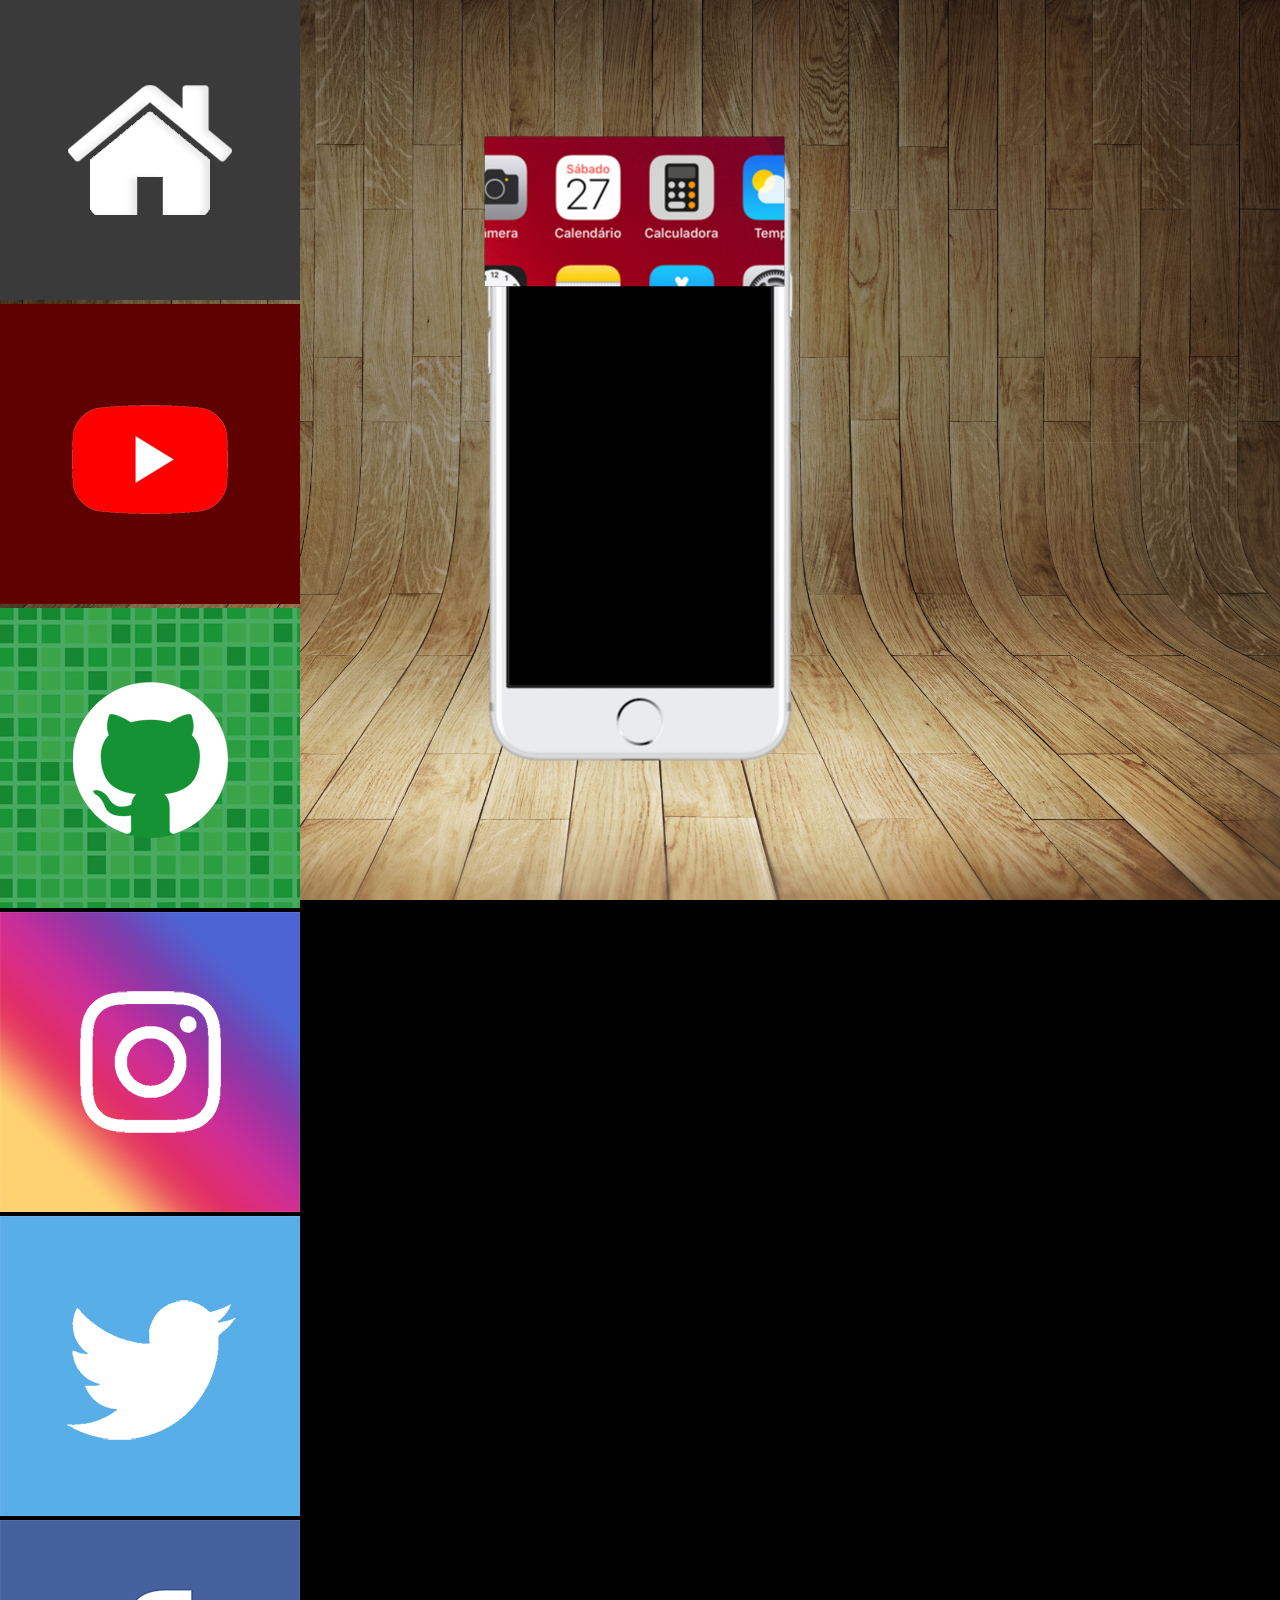
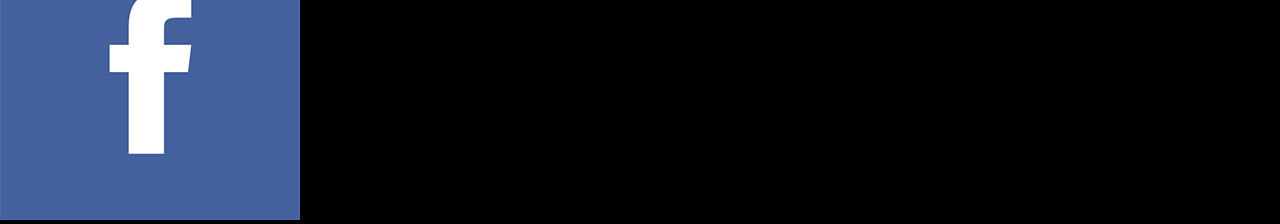
<file: index.html>
<!DOCTYPE html>
<html lang="pt-br">
<head>
    <meta charset="UTF-8">
    <meta name="viewport" content="width=device-width, initial-scale=1.0">
    <title>Projeto Redes Sociais</title>
    <link rel="shortcut icon" href="favicon.ico" type="imagens/x-icon">
    <link rel="stylesheet" href="estilos/style.css">
</head>
<body>
    <main>
        <section id="telefone">
            <iframe src="home.html" name="tela" id="tela"
            frameborder="0">
        Seu navegador não é compatível com isso.
    </iframe>
        </section>
        <section id="redes-sociais">
            <a href="home.html" target="tela"><img src="imagens/logo-home.jpg" alt="Home"></a><br>
            <a href="youtube.html" target="tela"><img src="imagens/logo-youtube.jpg" alt="Youtube"></a><br>
            <a href="github.html" target="tela"><img src="imagens/logo-github.jpg" alt="GitHub"></a><br>
            <a href="instagram.html" target="tela"><img src="imagens/logo-instagram.jpg" alt="Instagram"></a><br>
            <a href="twitter.html" target="tela"><img src="imagens/logo-twitter.jpg" alt="Twitter"></a><br>
            <a href="facebook.html" target="tela"><img src="imagens/logo-facebook.jpg" alt="Facebook"></a><br>

        </section>
    </main>
</body>
</html>
</file>
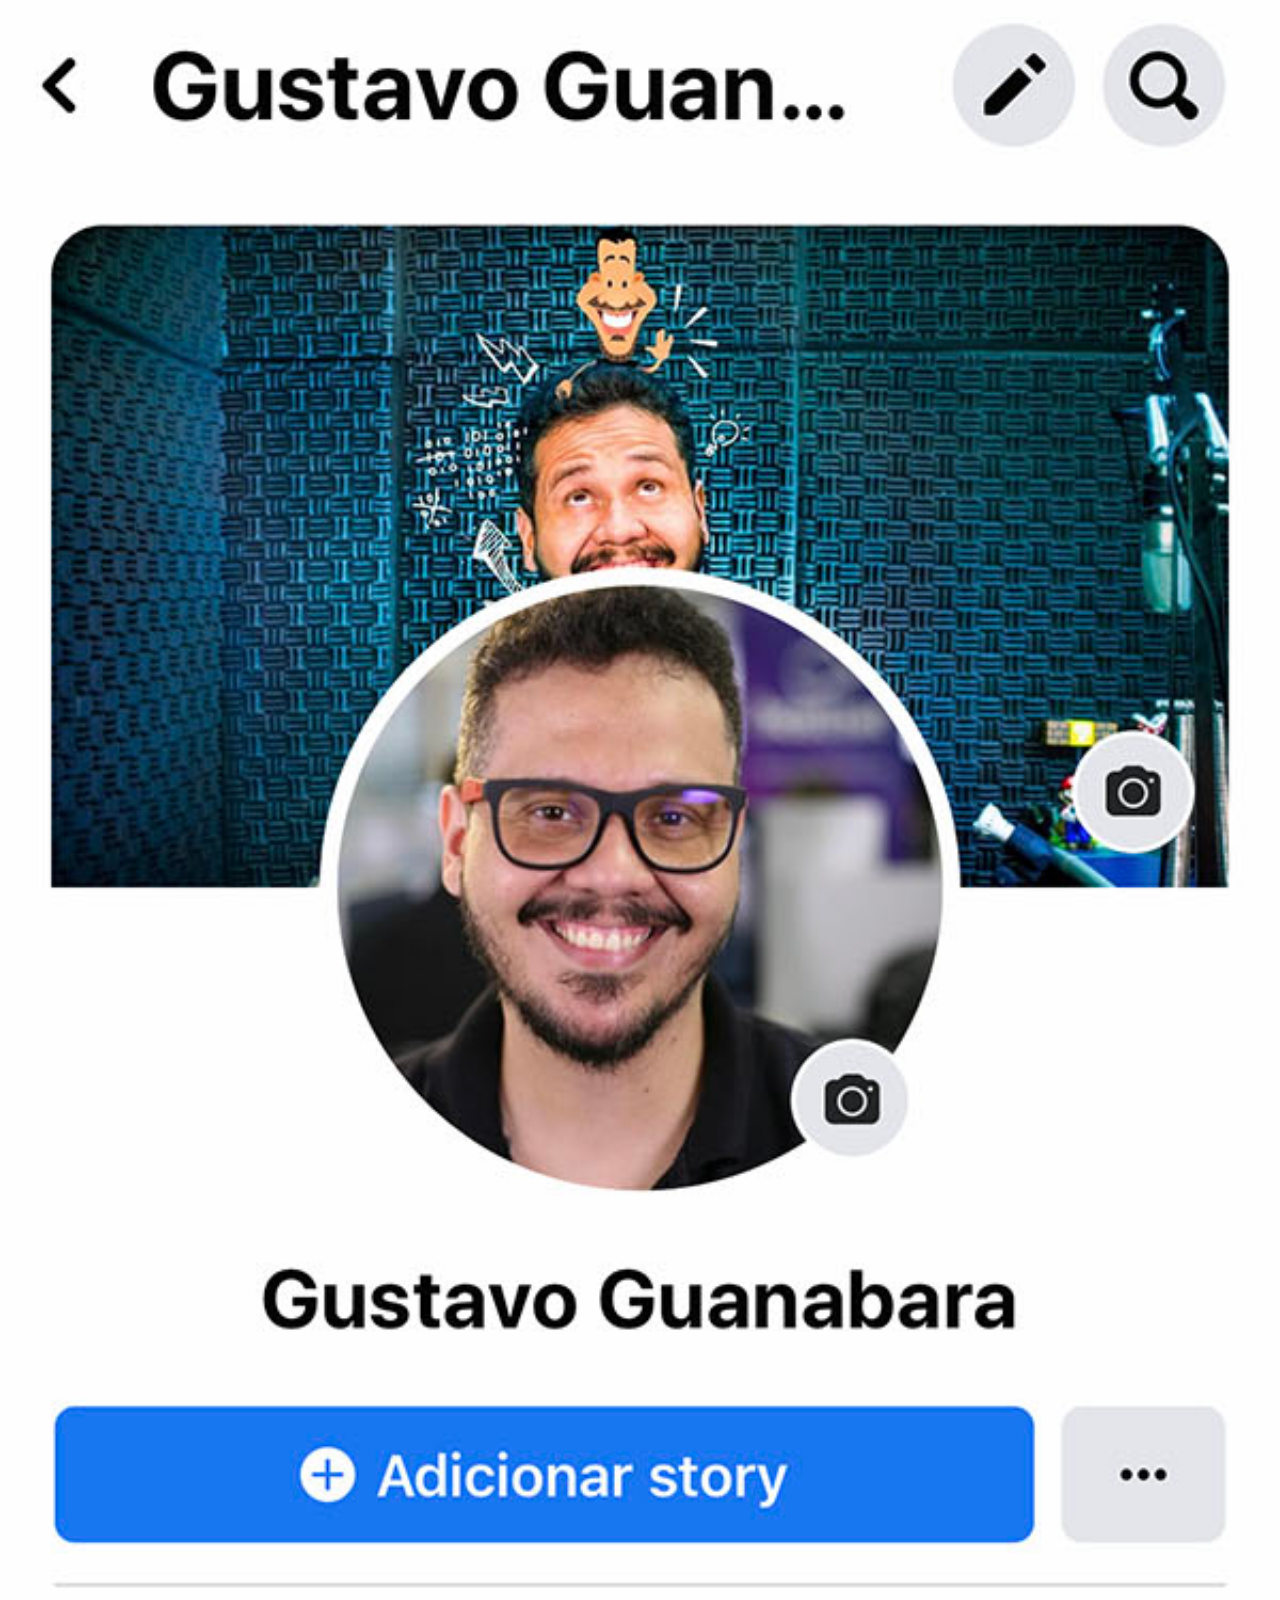
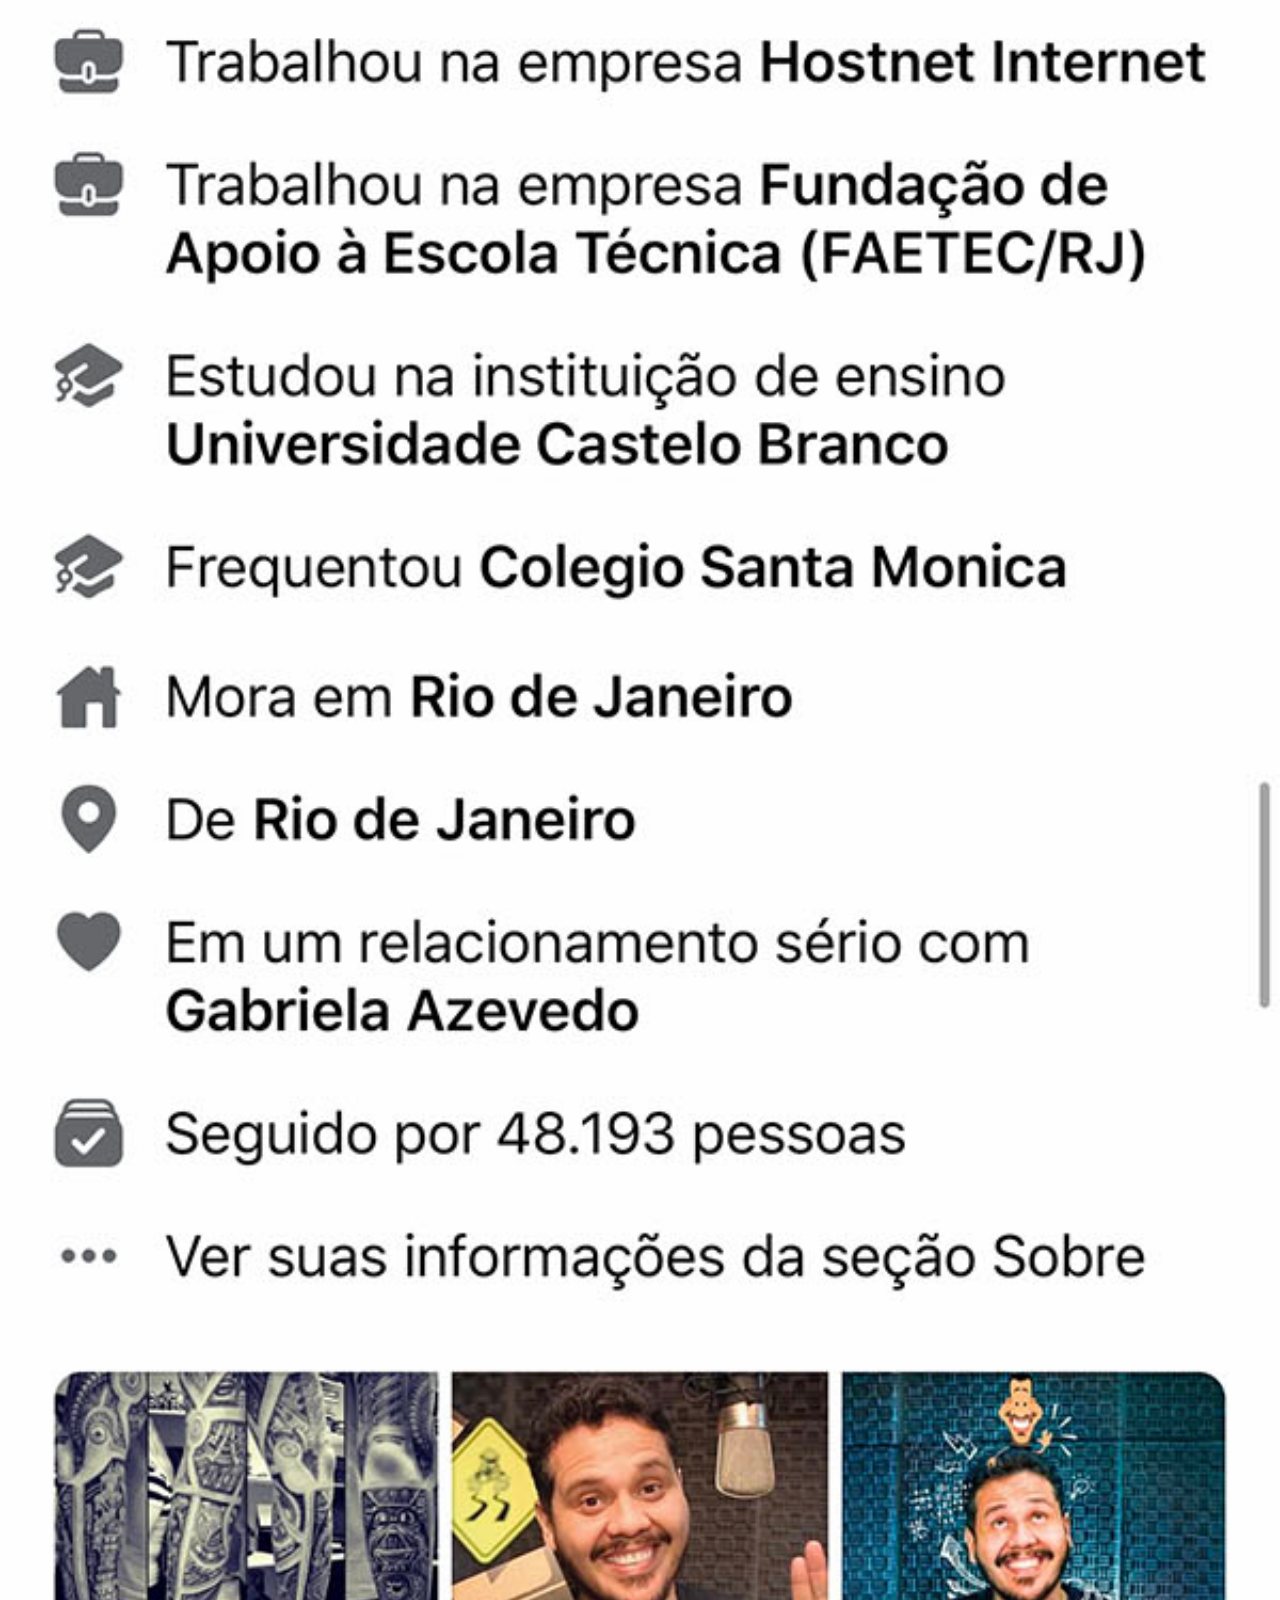
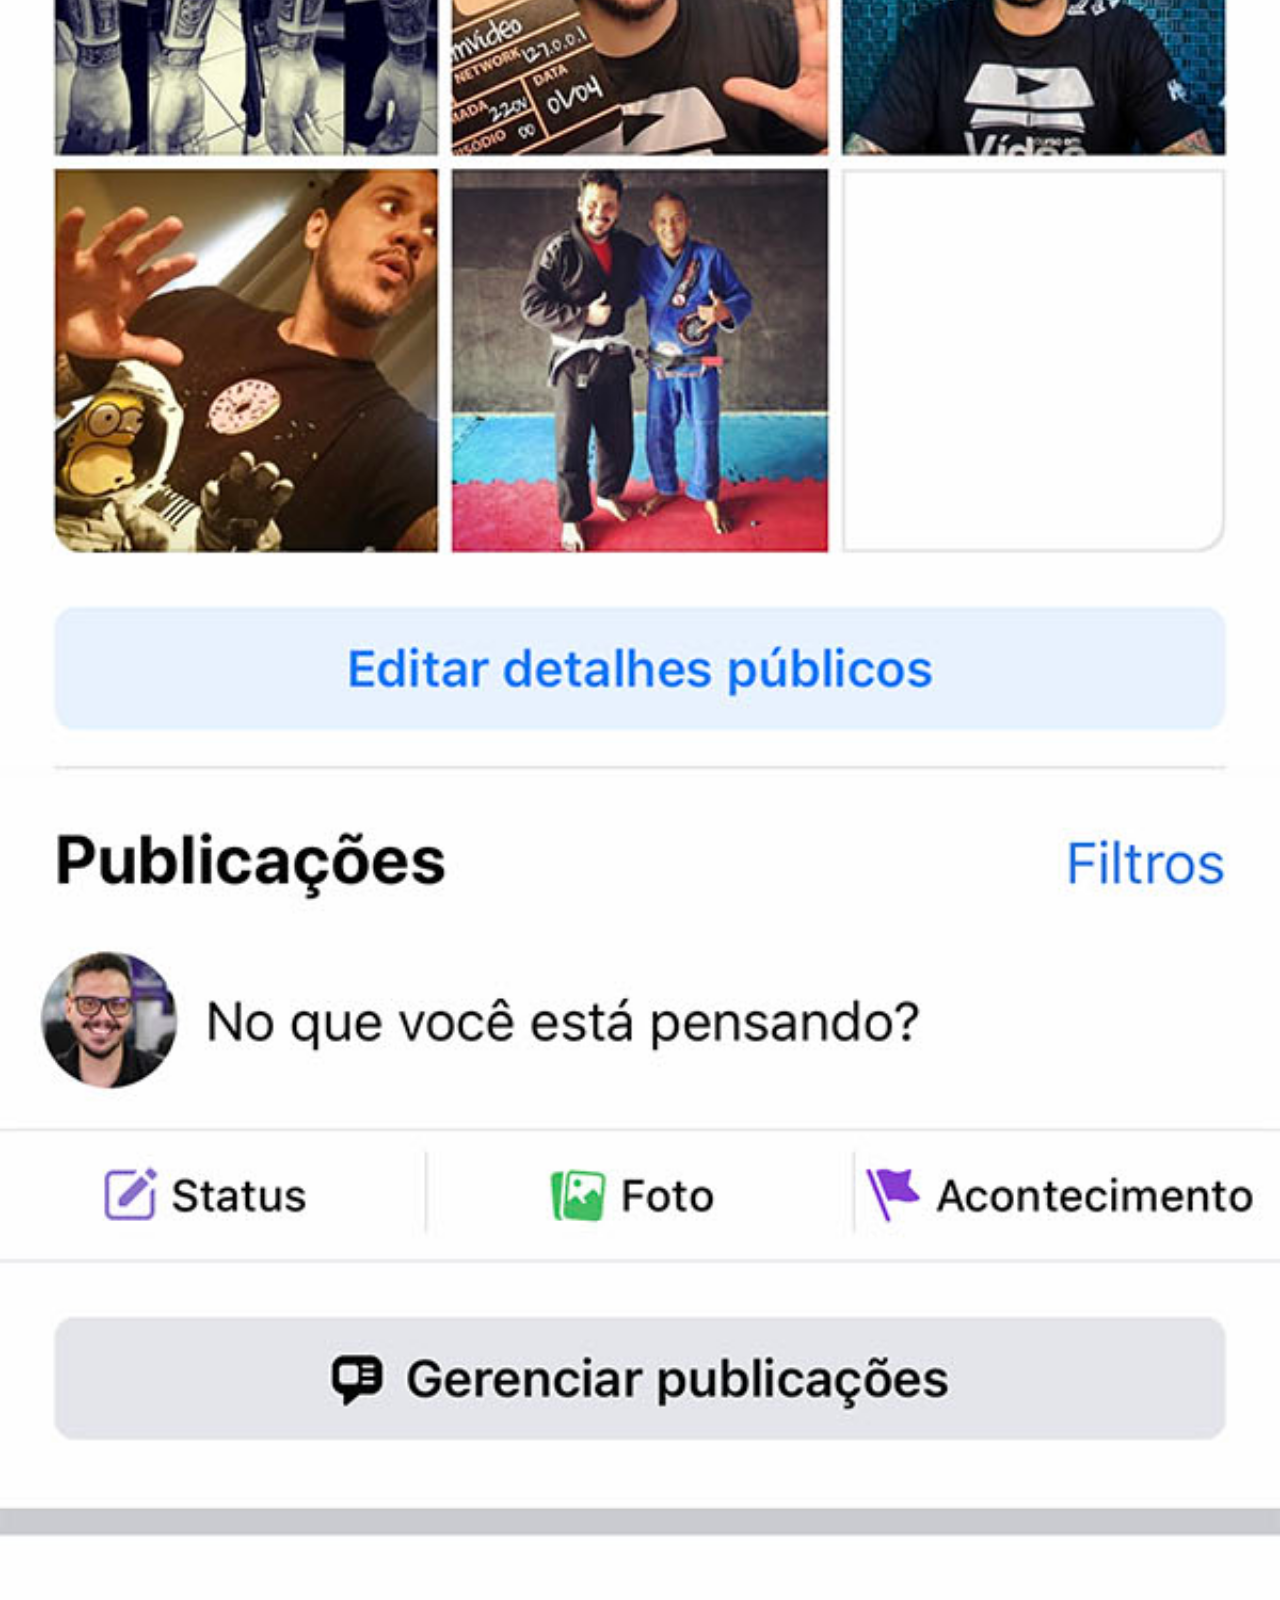
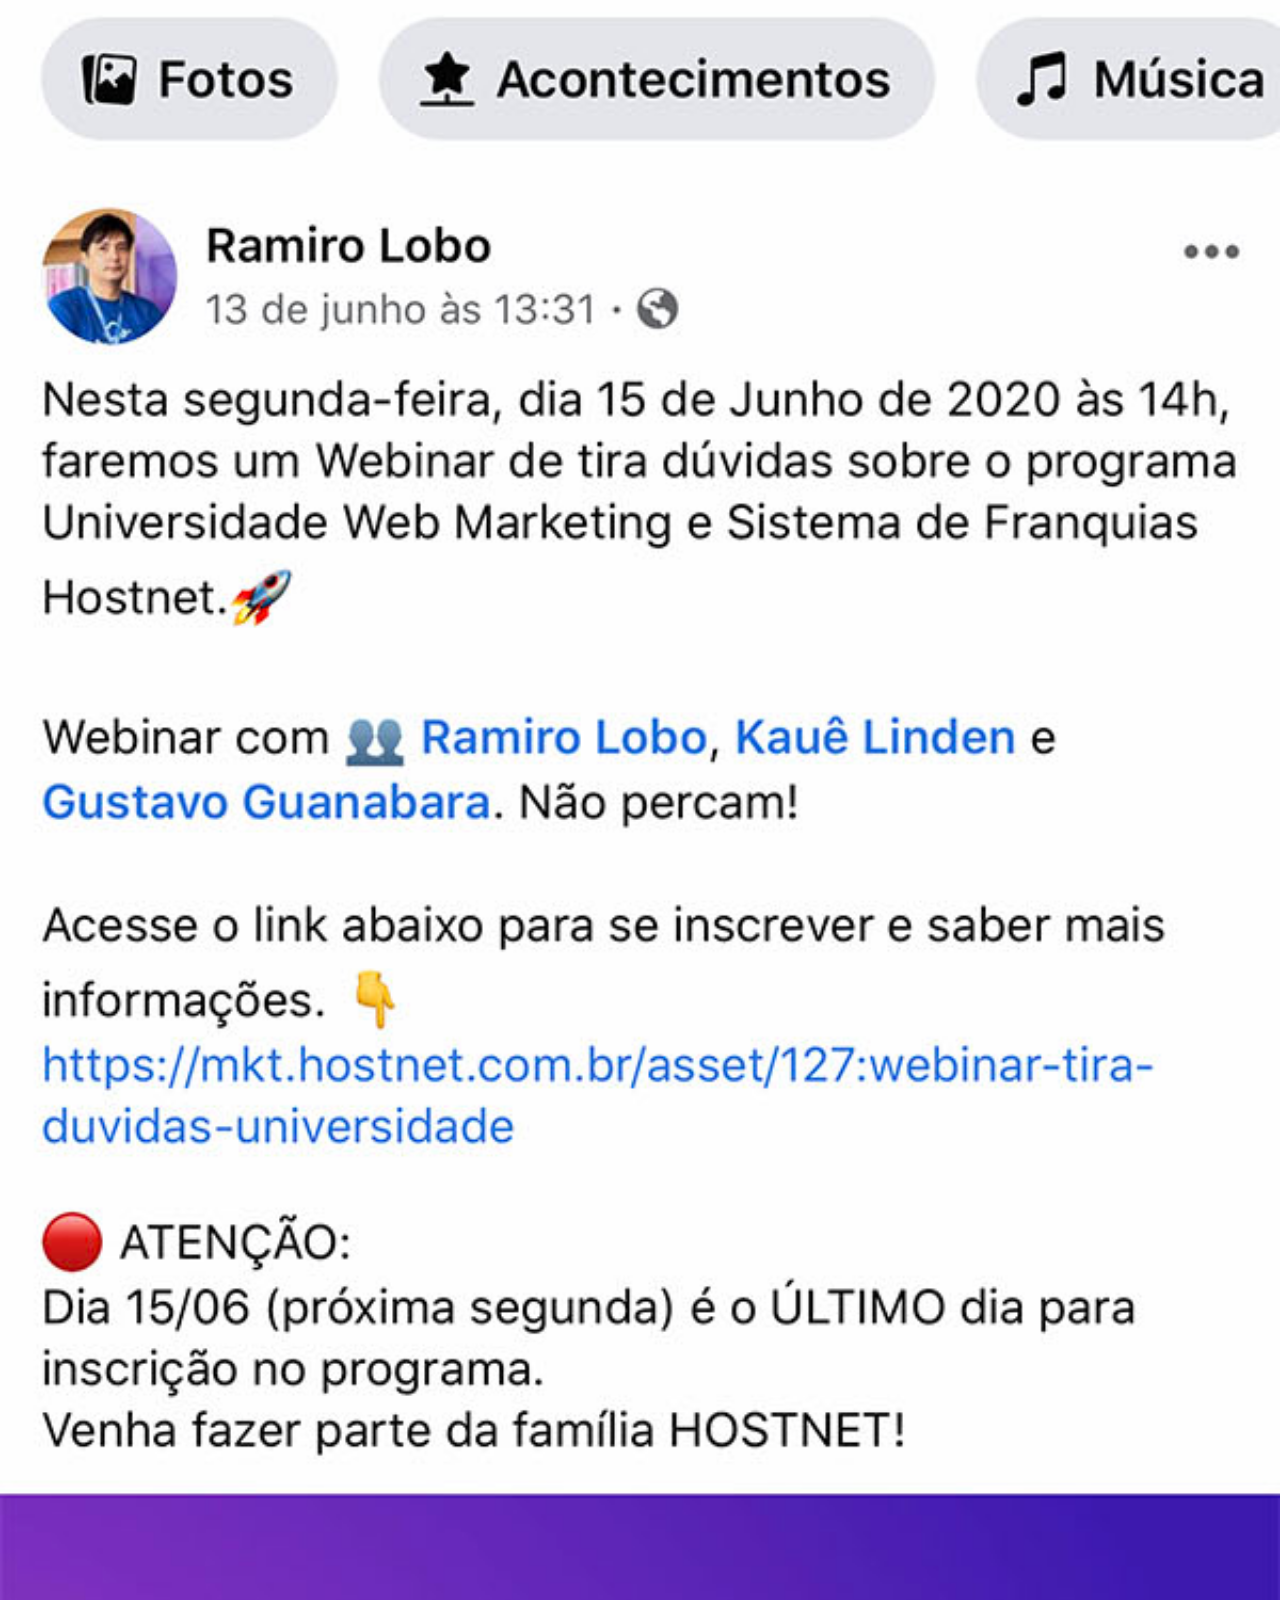
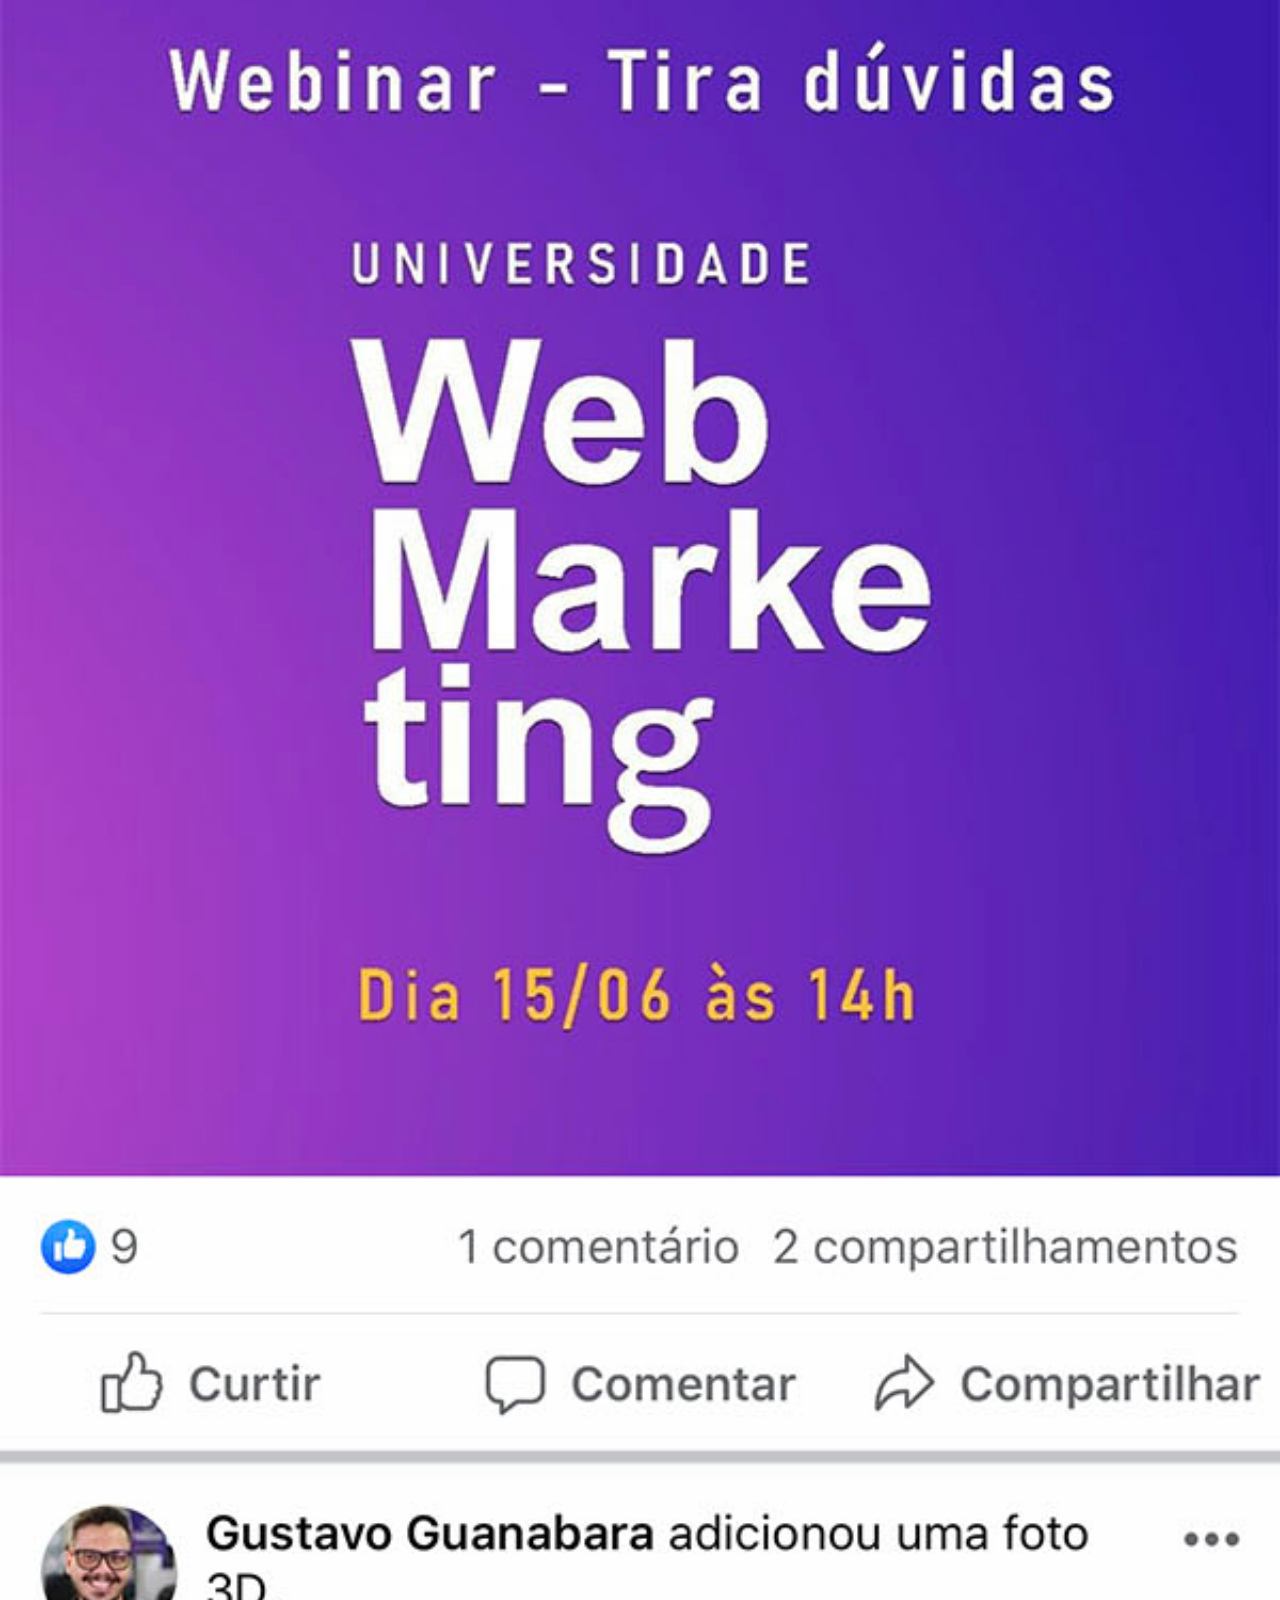
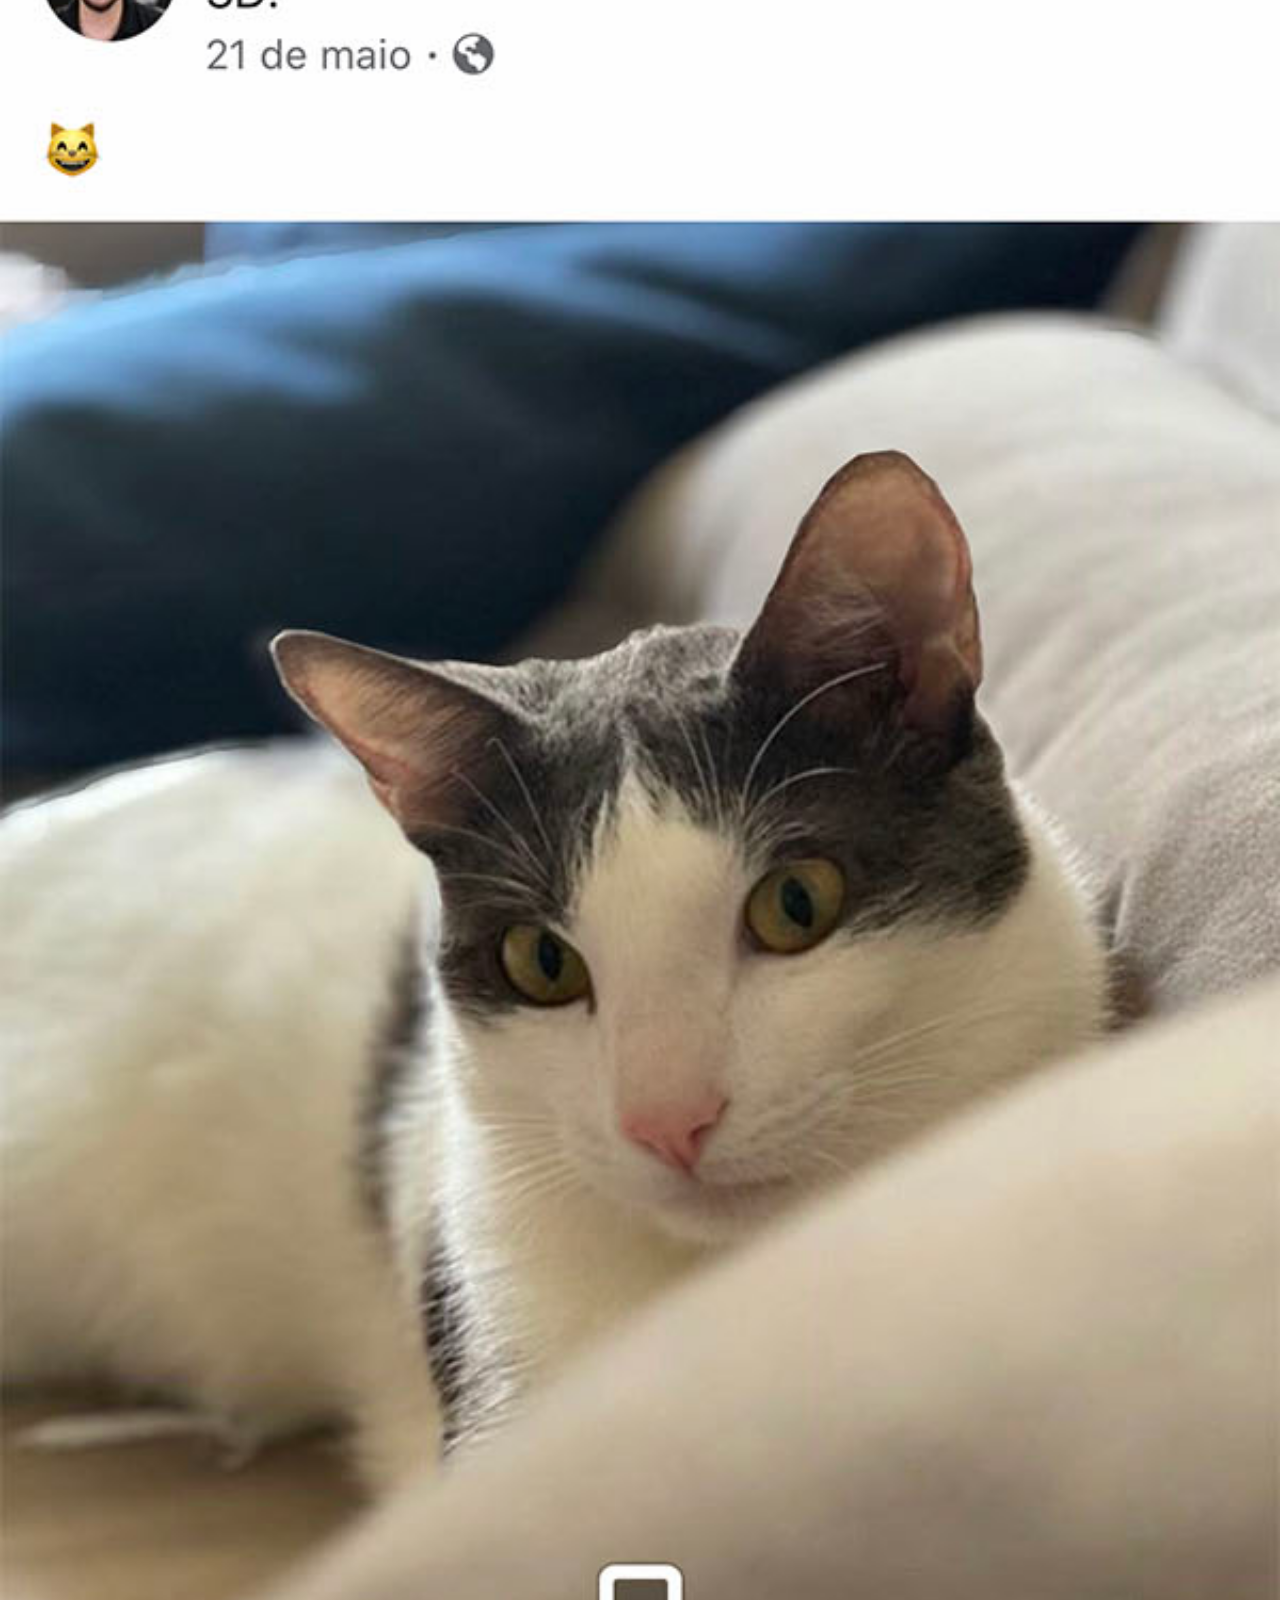
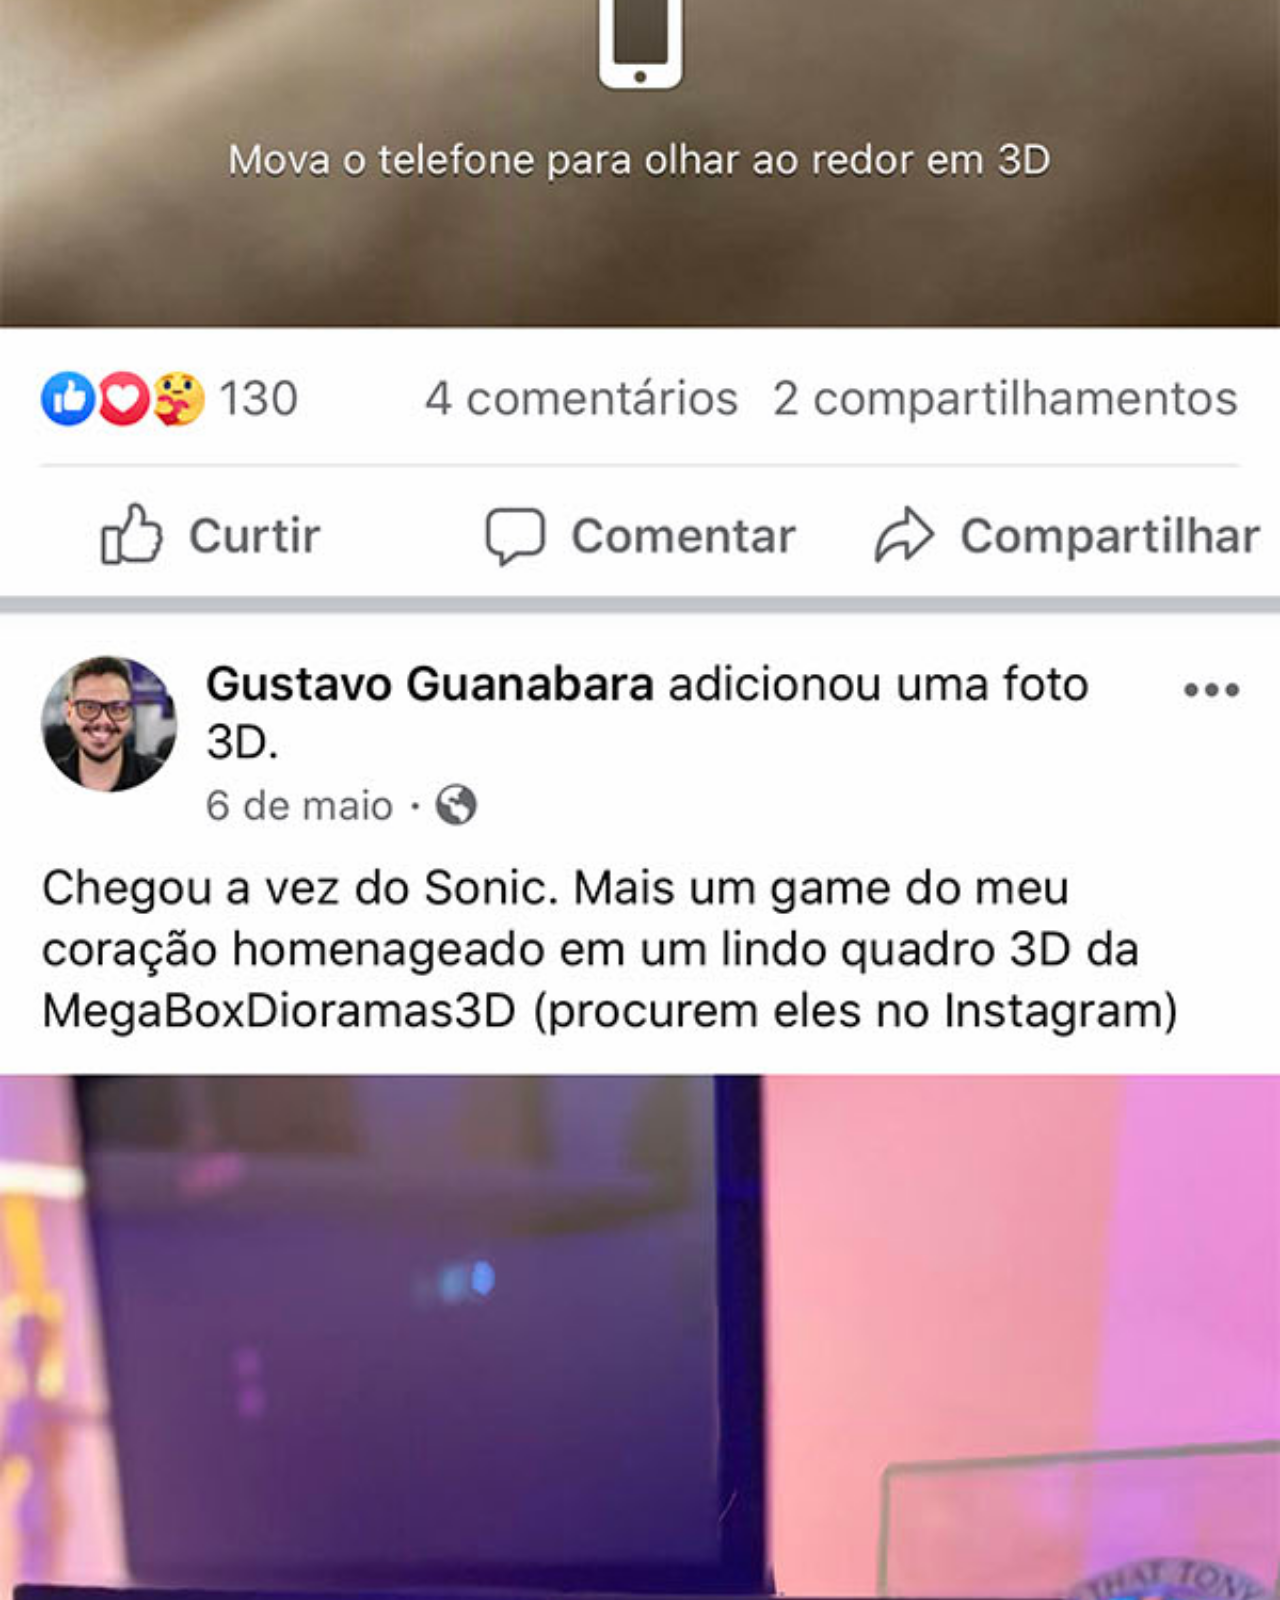
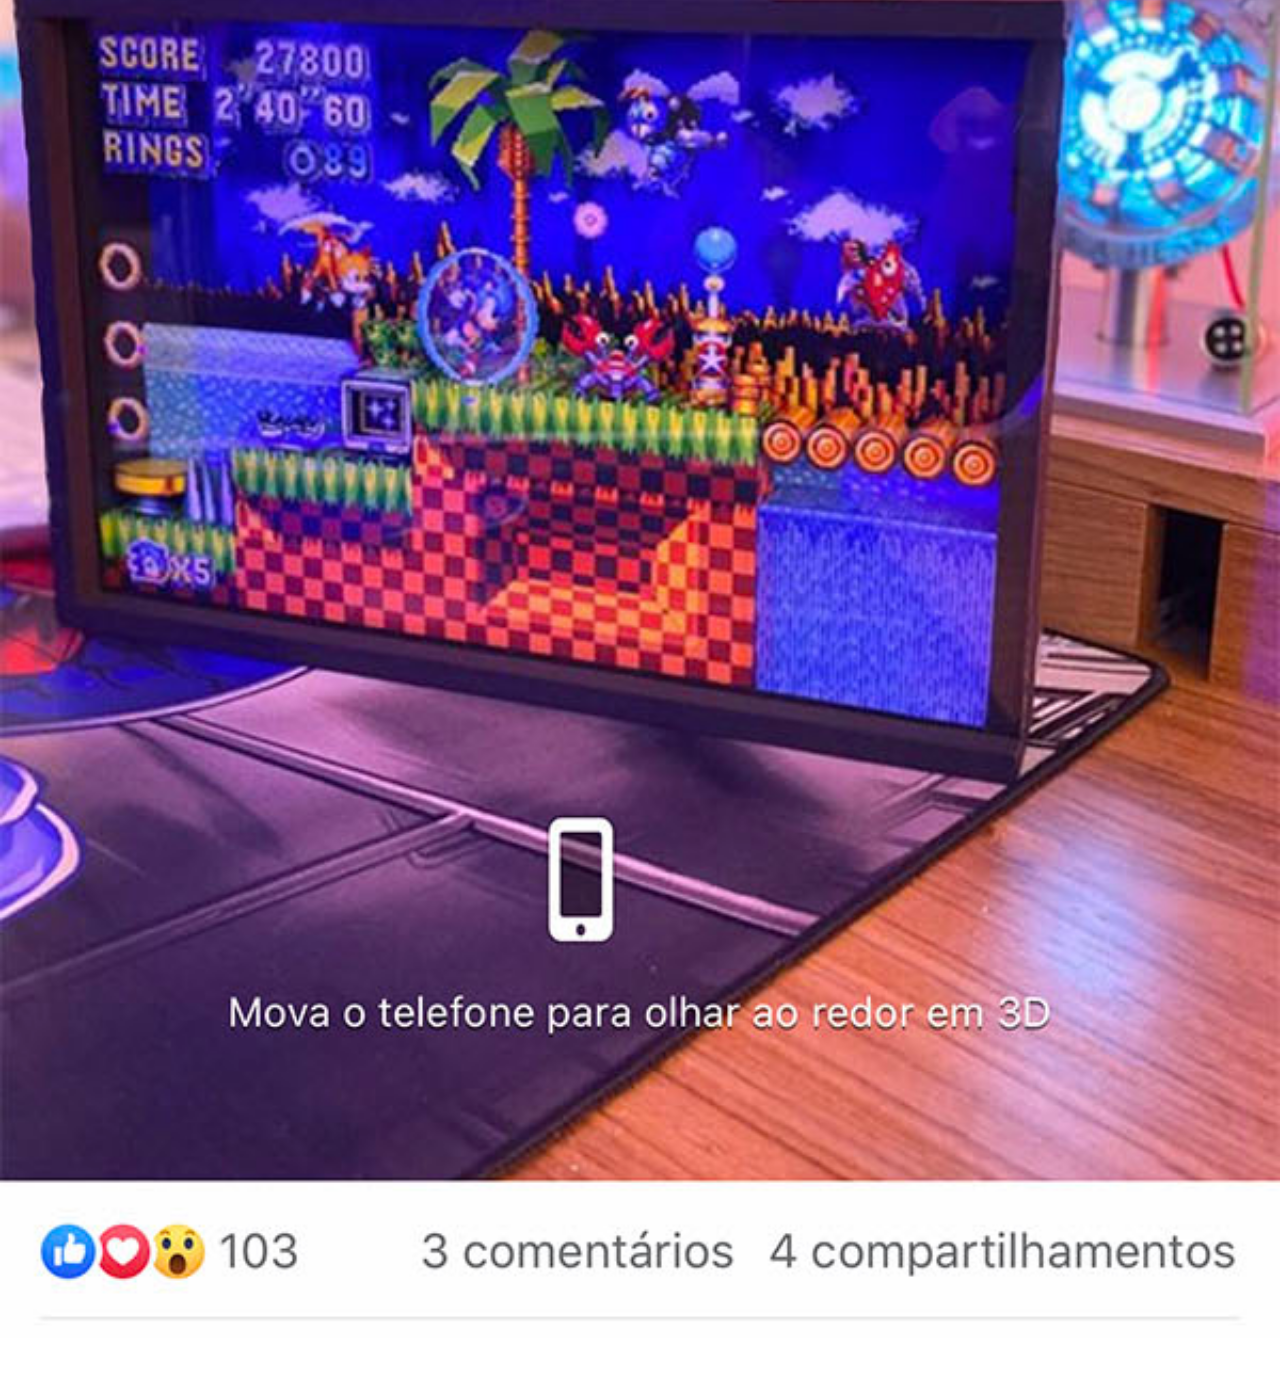
<file: facebook.html>
<!DOCTYPE html>
<html lang="pt-br">
<head>
    <meta charset="UTF-8">
    <meta name="viewport" content="width=device-width, initial-scale=1.0">
    <title>Facebook</title>
     <link rel="stylesheet" href="estilos/social.css">
</head>
<body>
    <img src="imagens/tela-facebook.jpg" alt="Facebook">
    <a href="https://www.facebook.com/gustavoguanabara" target="_blank">ACESSE</a>
</body>
</html>
</file>
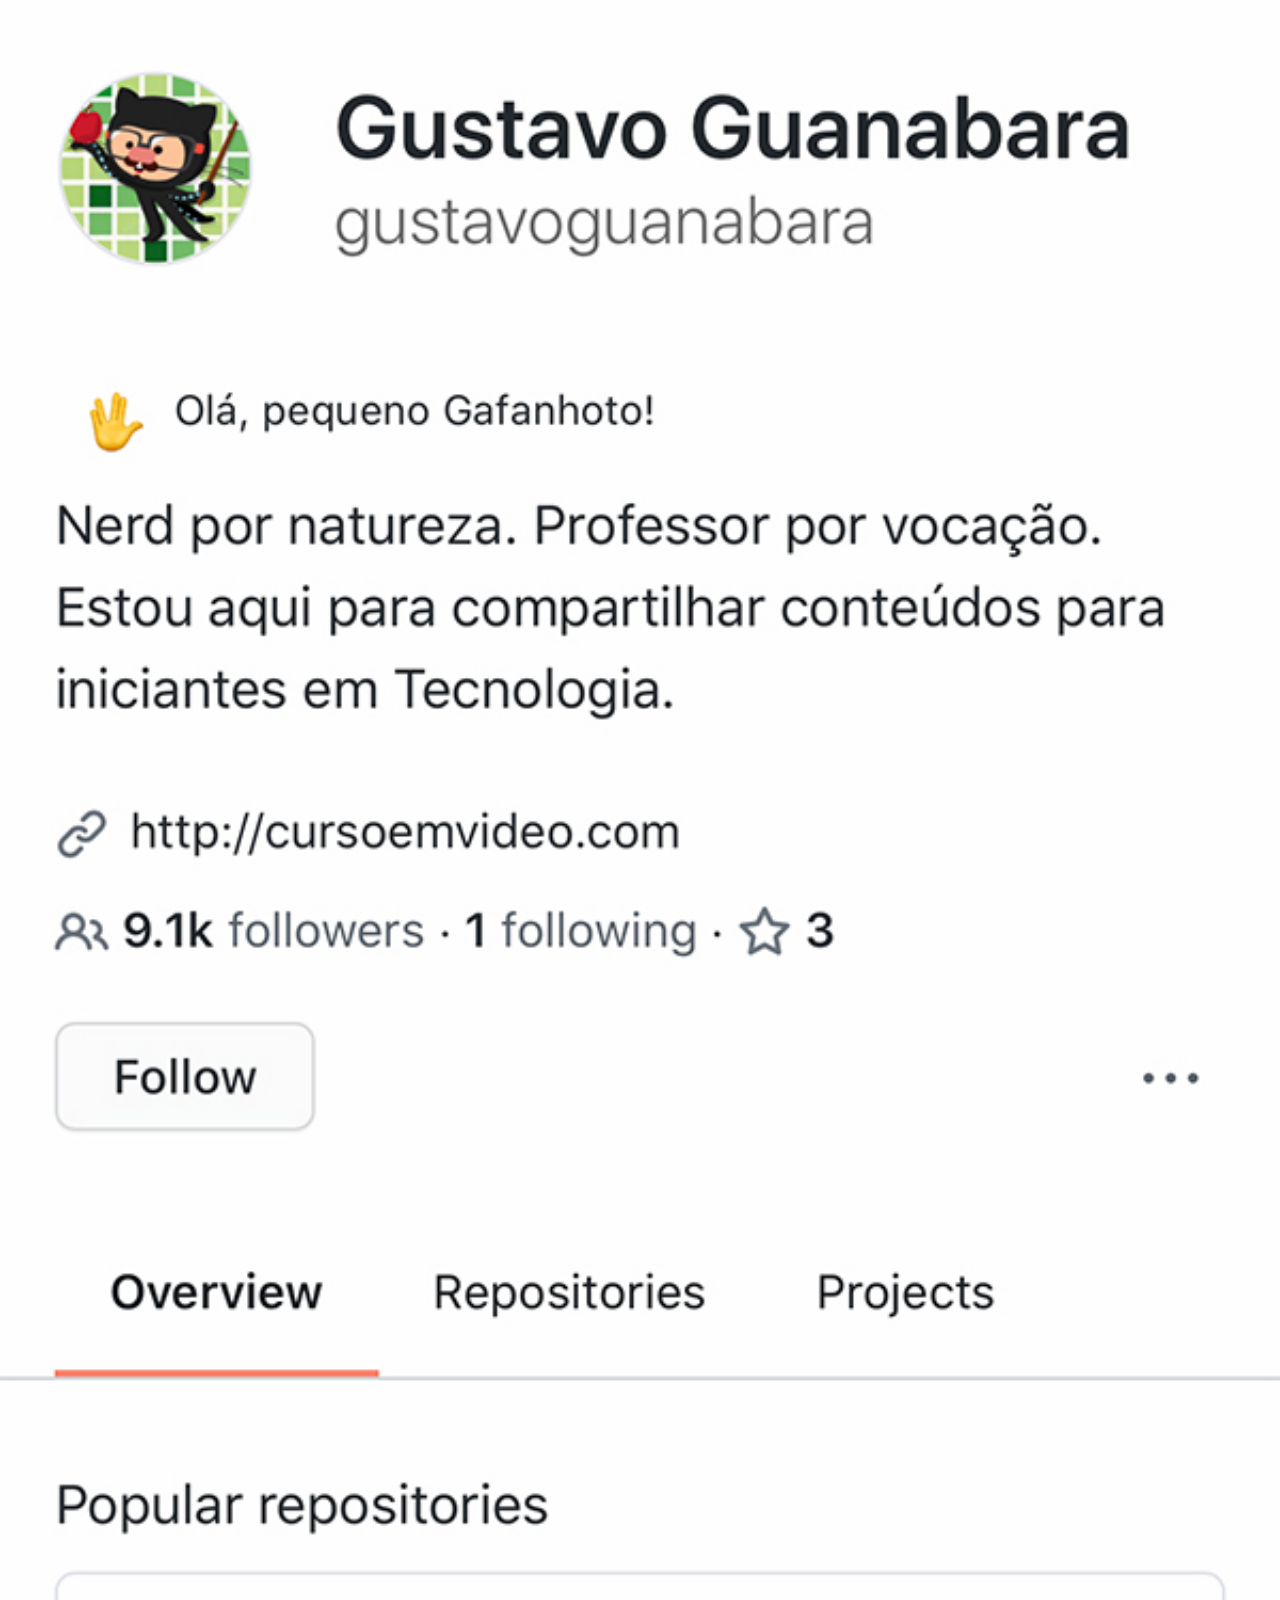
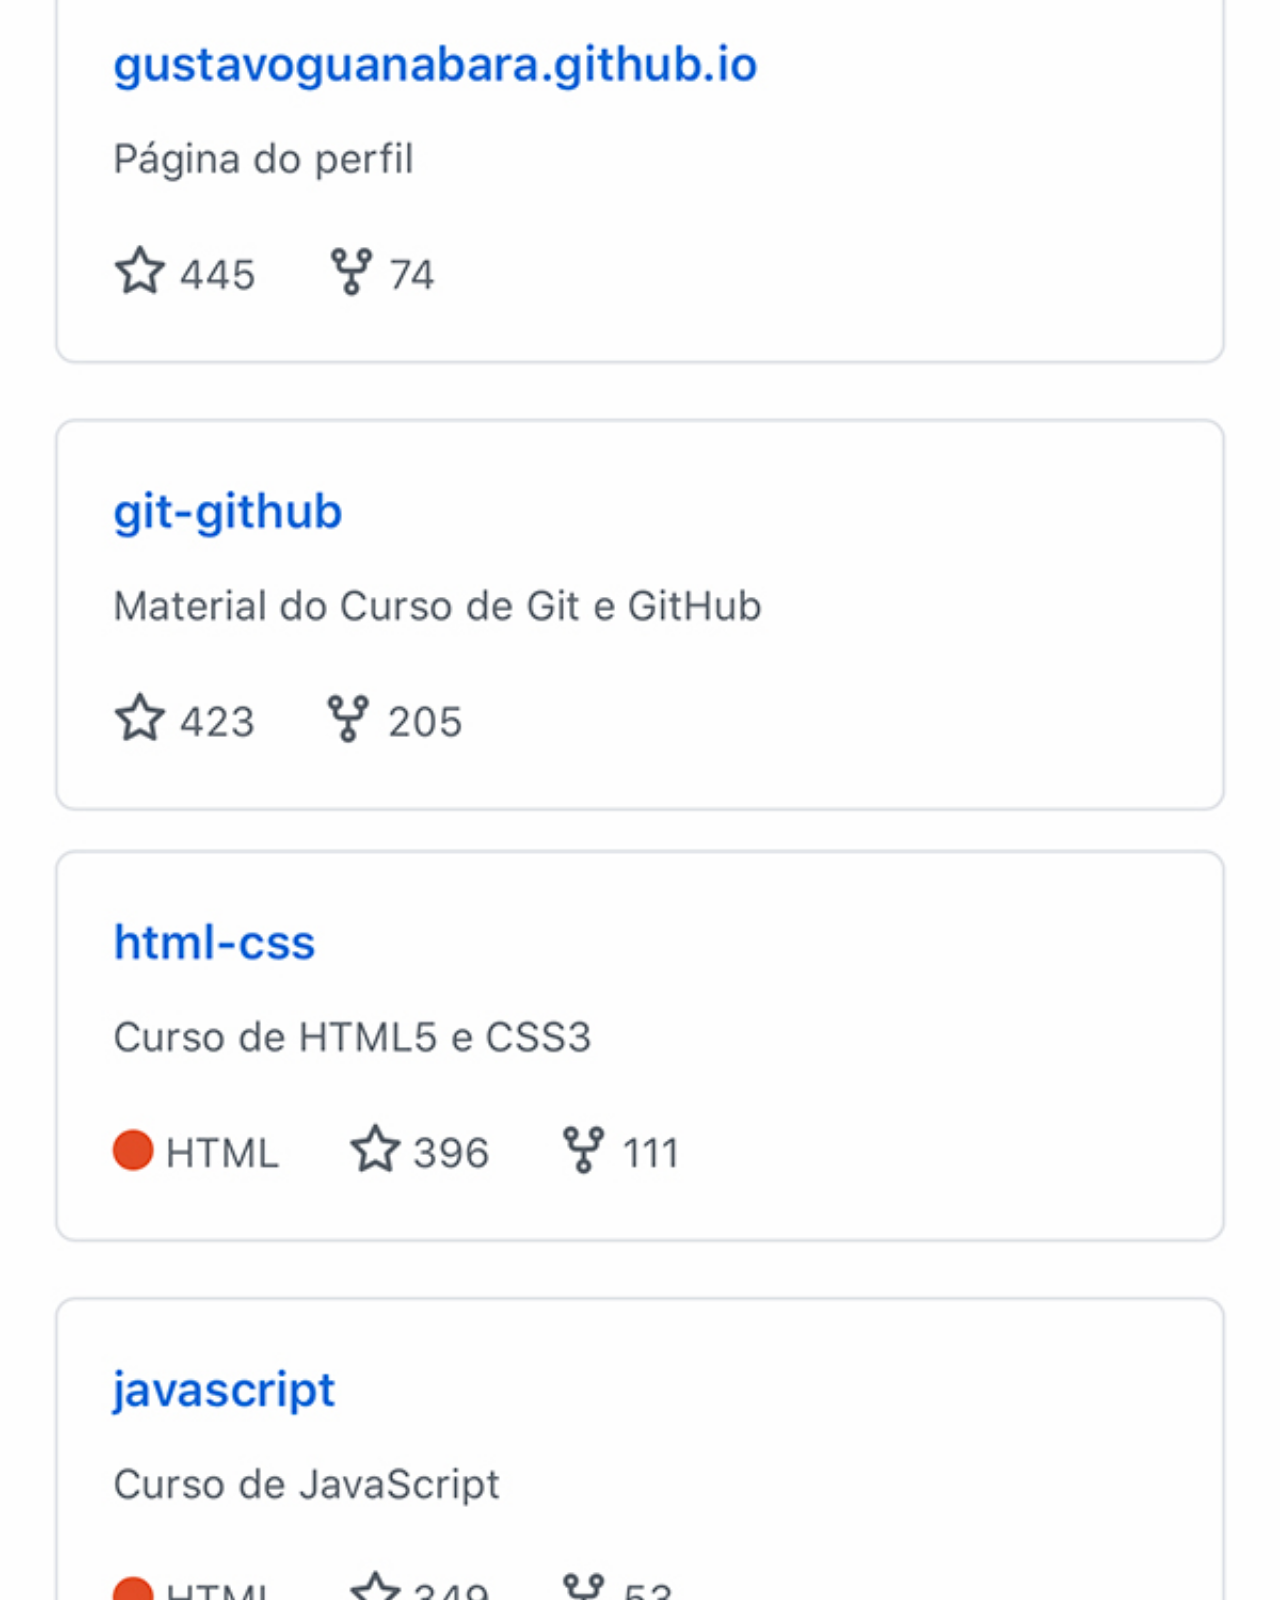
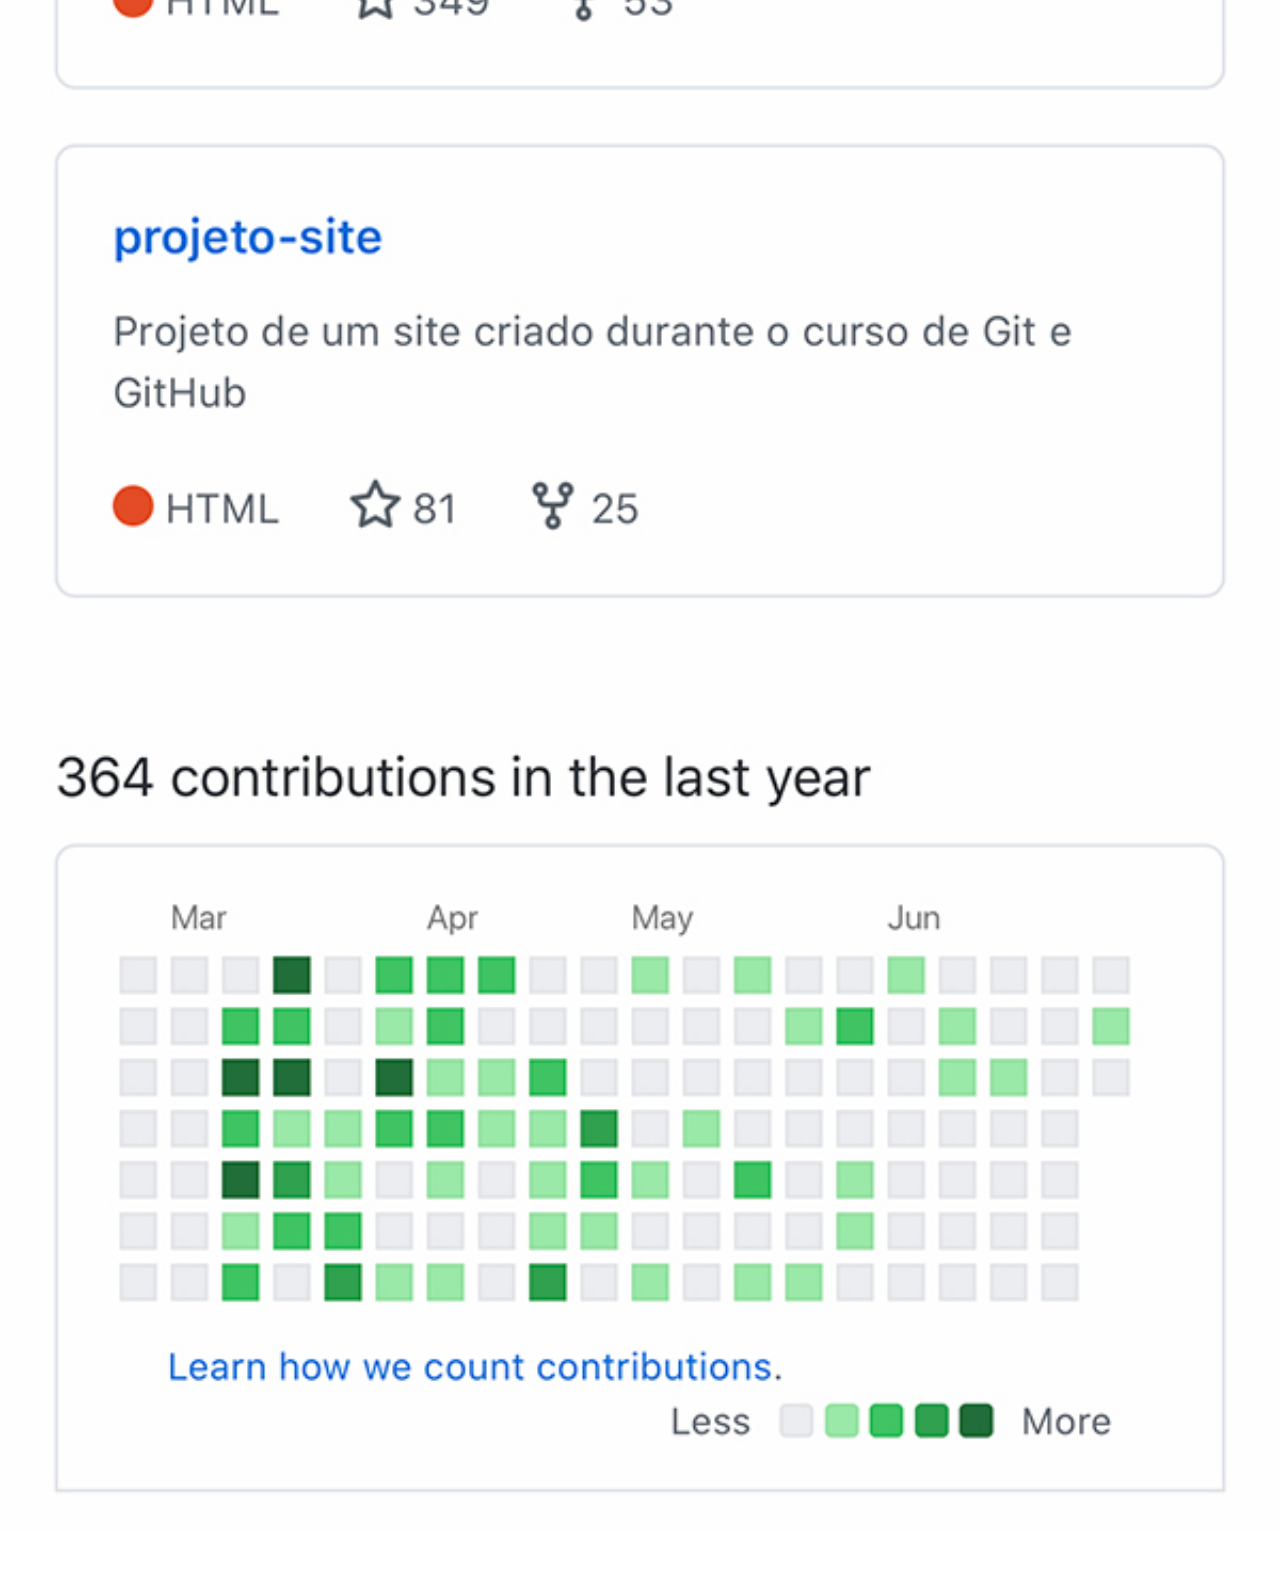
<file: github.html>
<!DOCTYPE html>
<html lang="pt-br">
<head>
    <meta charset="UTF-8">
    <meta name="viewport" content="width=device-width, initial-scale=1.0">
    <title>GitHub</title>
    <link rel="stylesheet" href="estilos/social.css">
</head>
<body>
    <img src="imagens/tela-github.jpg" alt="GitHub">
    <a href="https://github.com/gustavoguanabara" target="_blank">ACESSE</a>
</body>
</html>
</file>
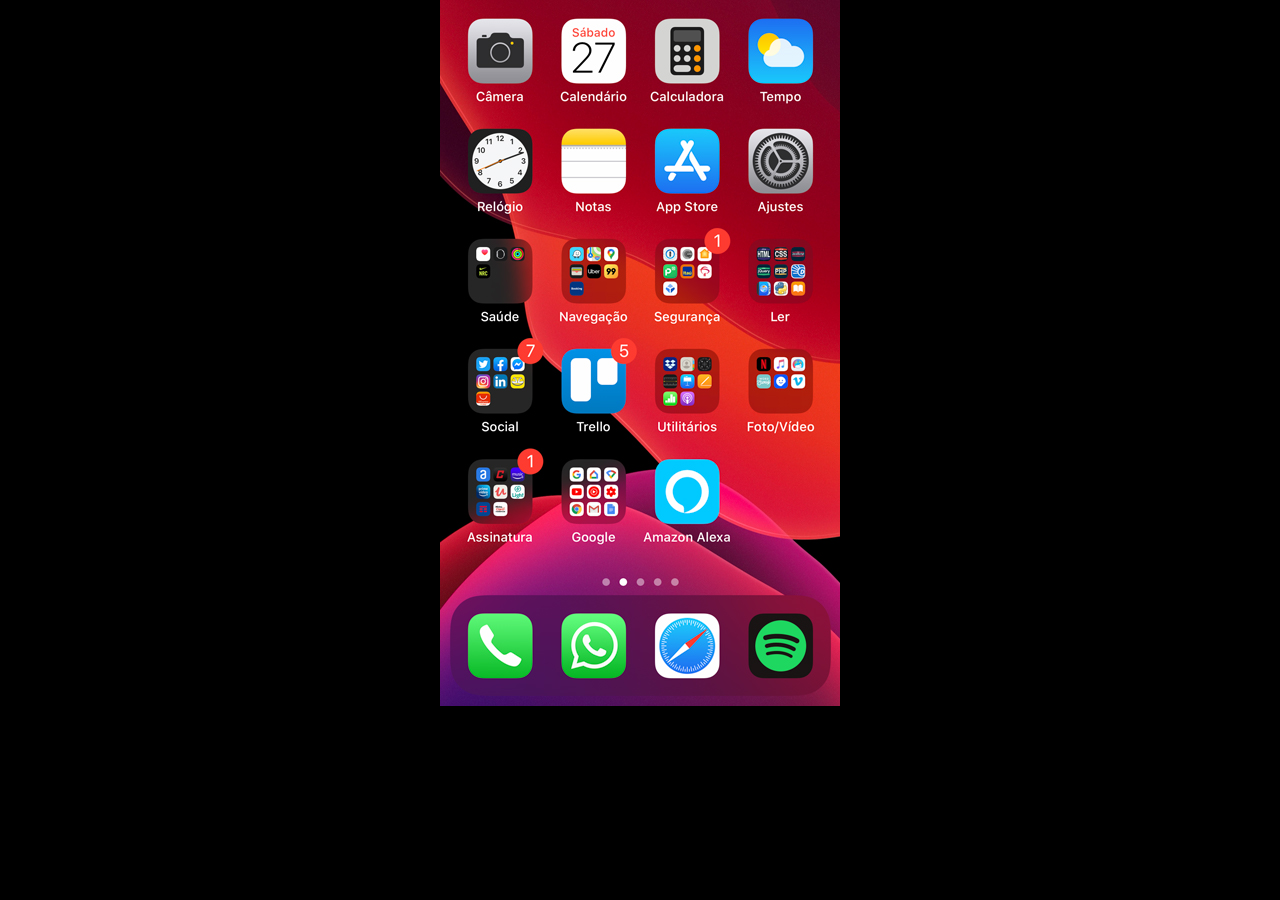
<file: home.html>
<!DOCTYPE html>
<html lang="pt-br">
<head>
    <meta charset="UTF-8">
    <meta name="viewport" content="width=device-width, initial-scale=1.0">
    <title>Home</title>
</head>
<style>
    * {
     margin:0px;
     padding: 0px;   
    }
    body {
        width: 100vw;
        height: 100vh;
        background: black url('imagens/tela-home.jpg') no-repeat top center;
    }
</style>
<body>
    
</body>
</html>
</file>
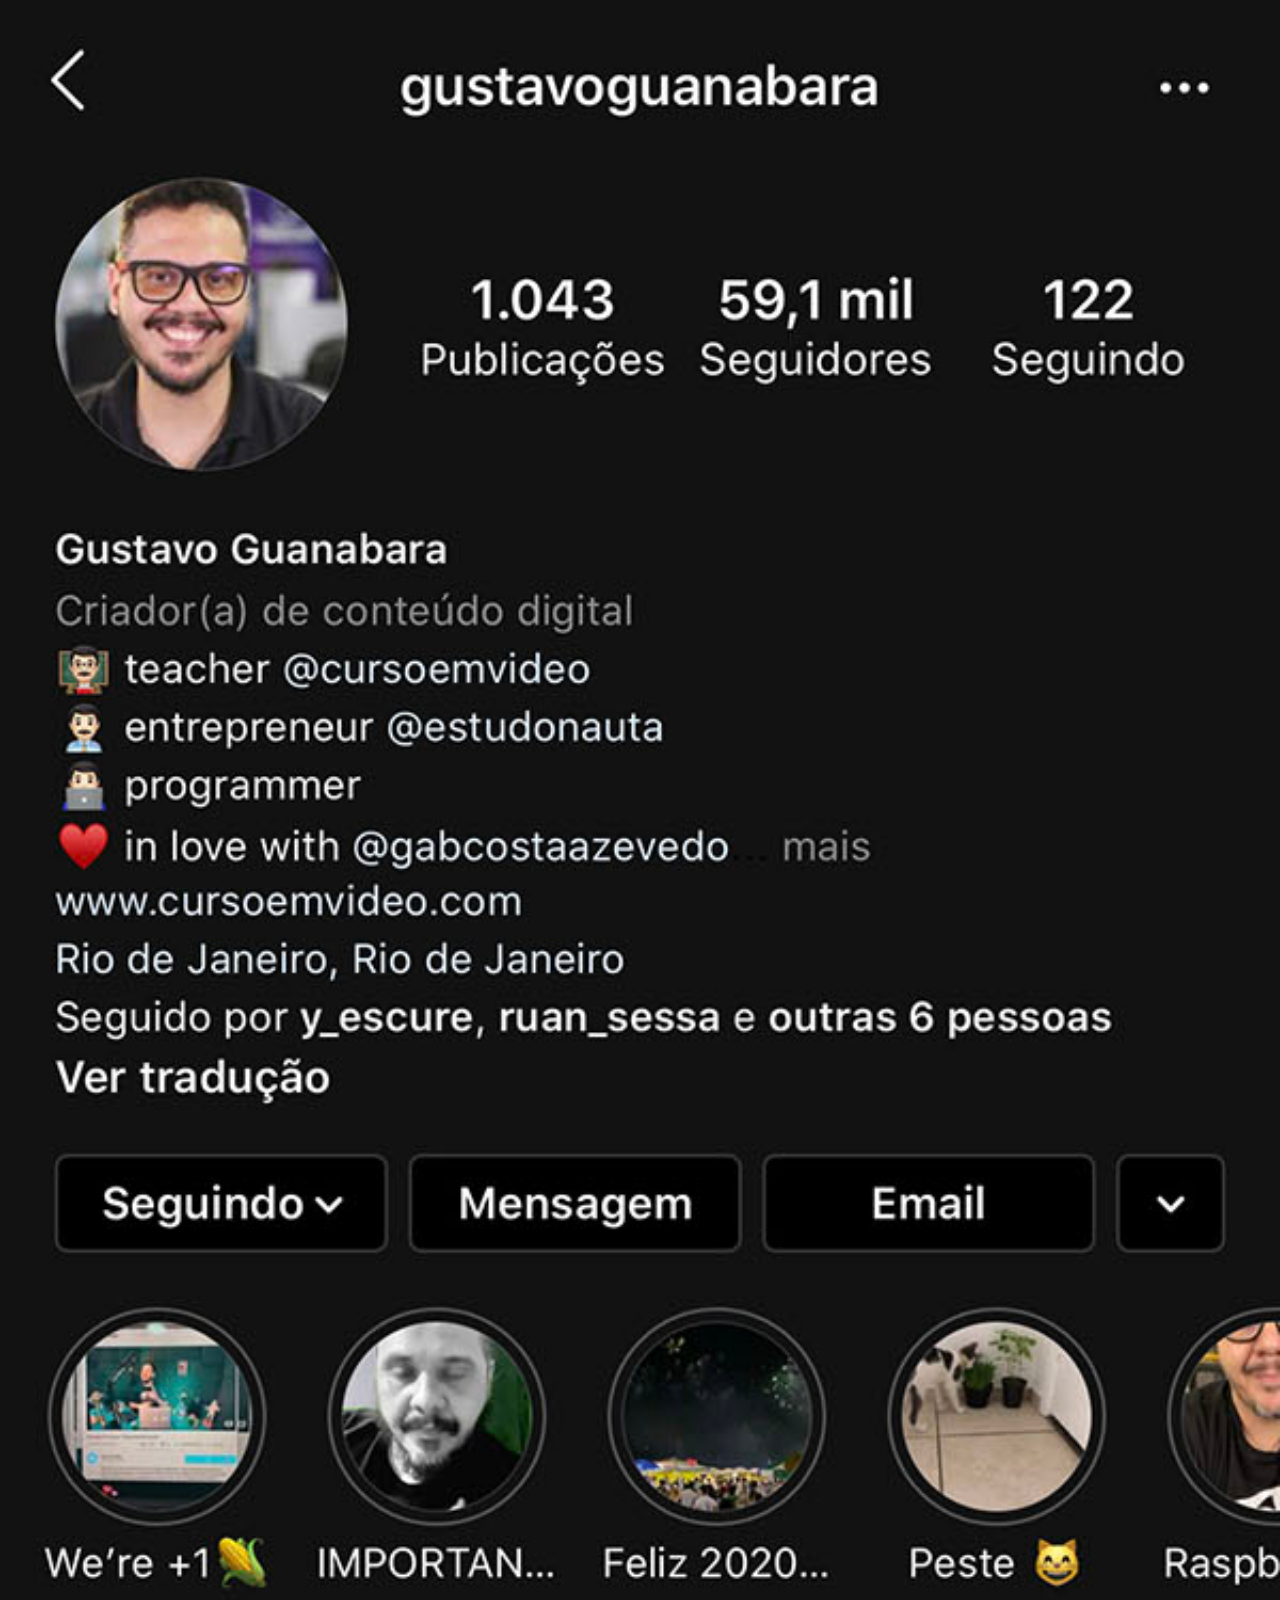
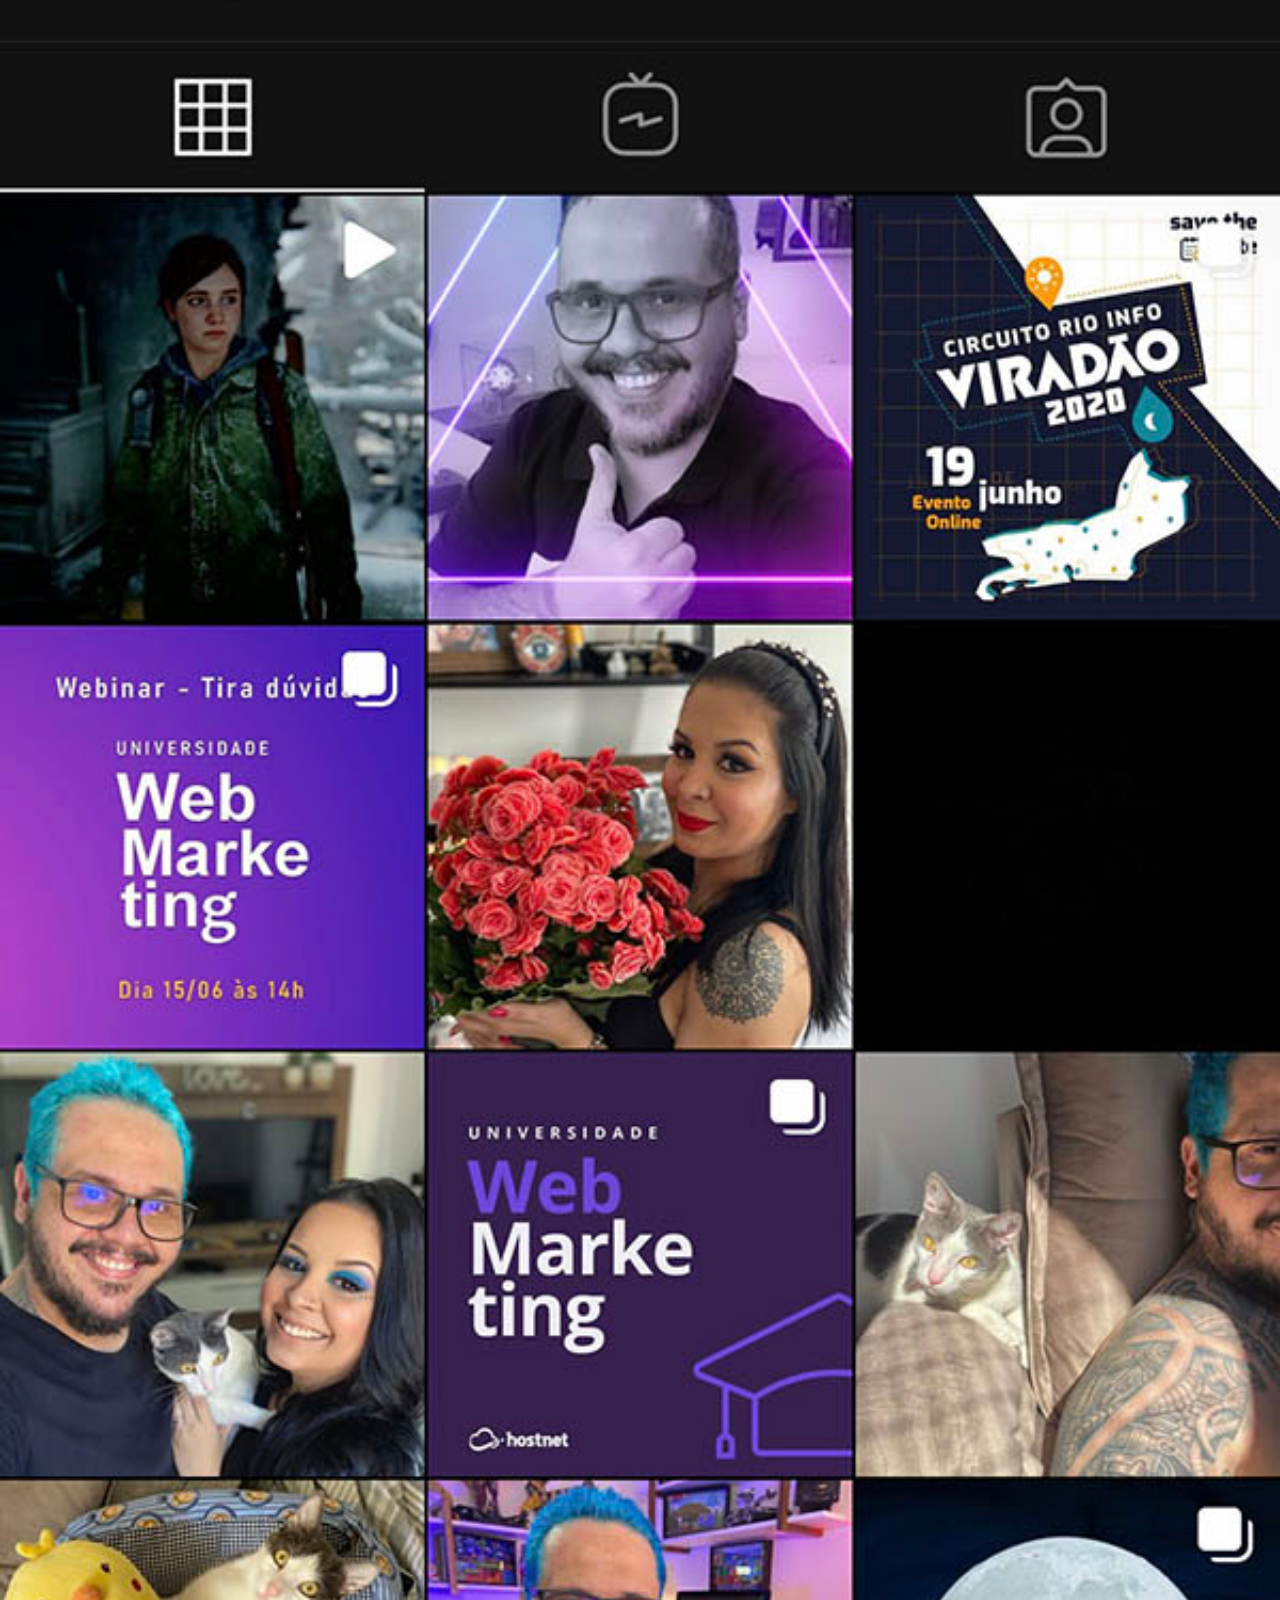
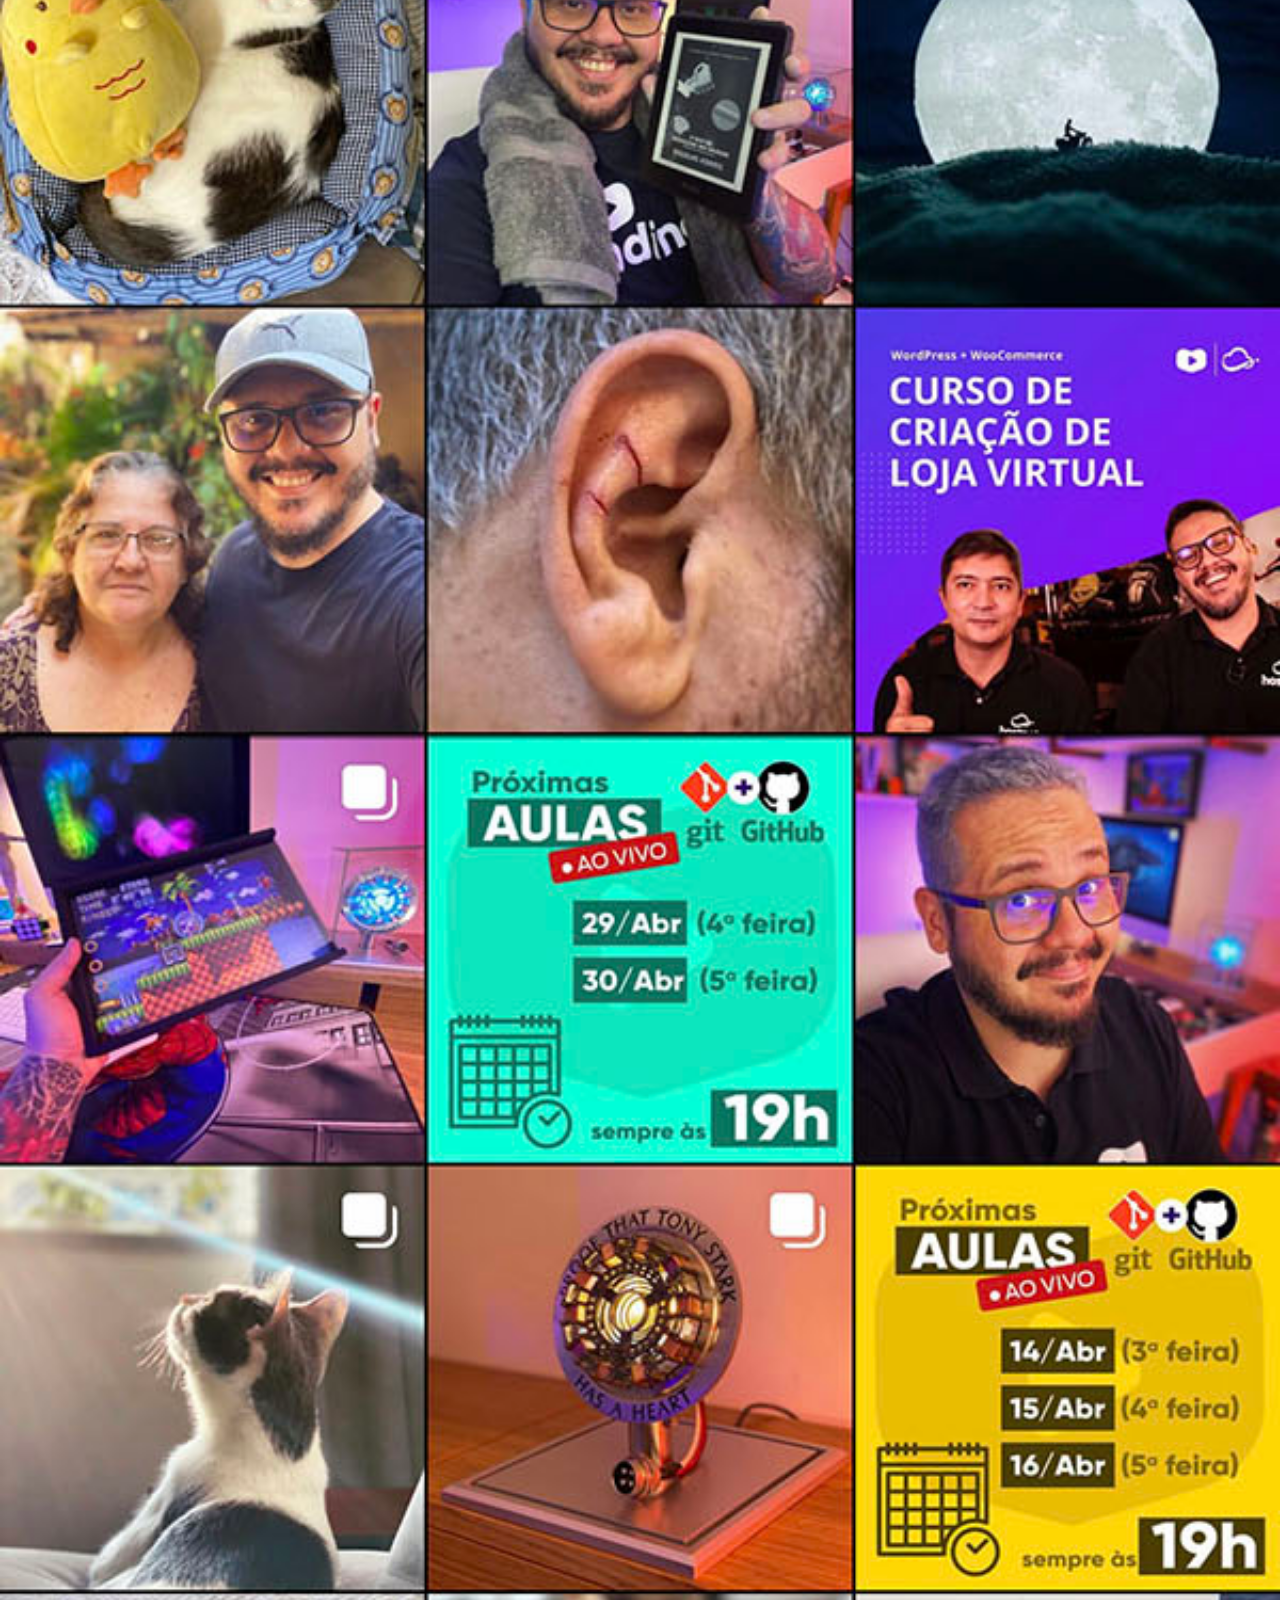
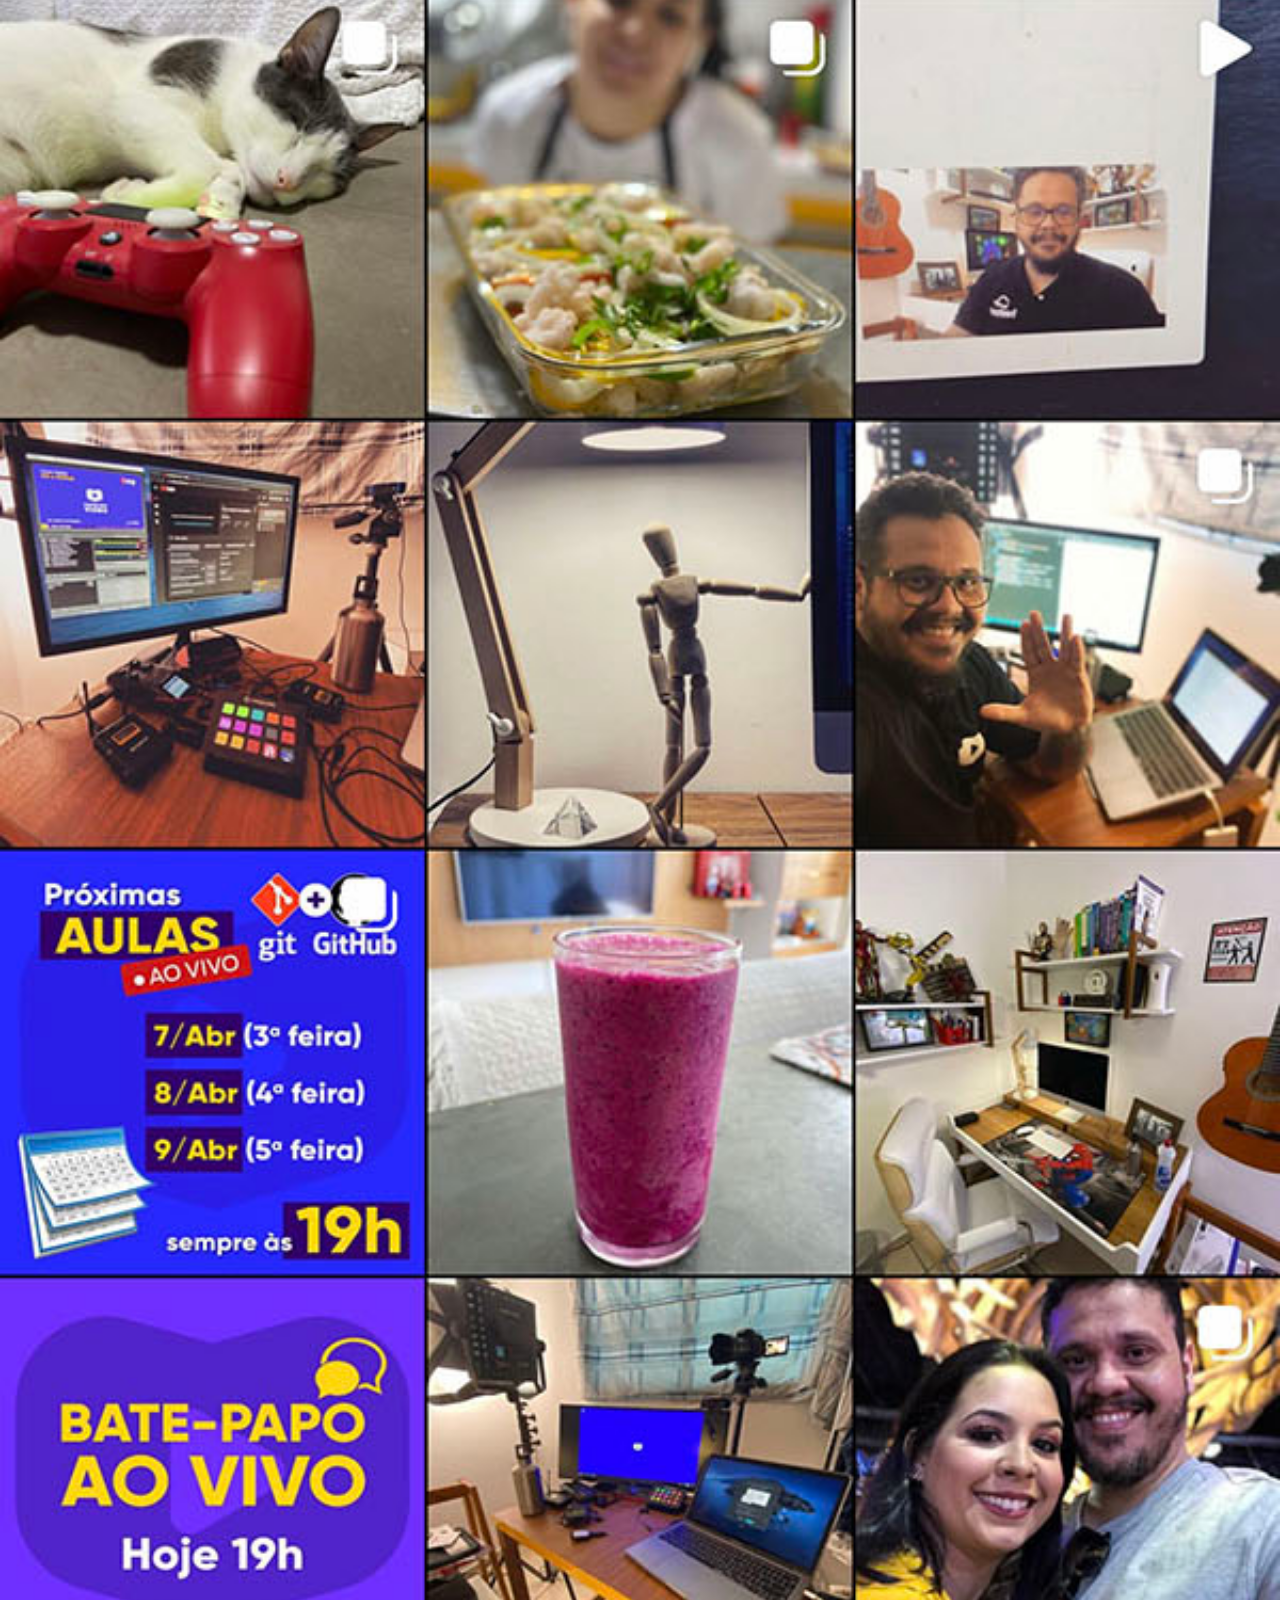
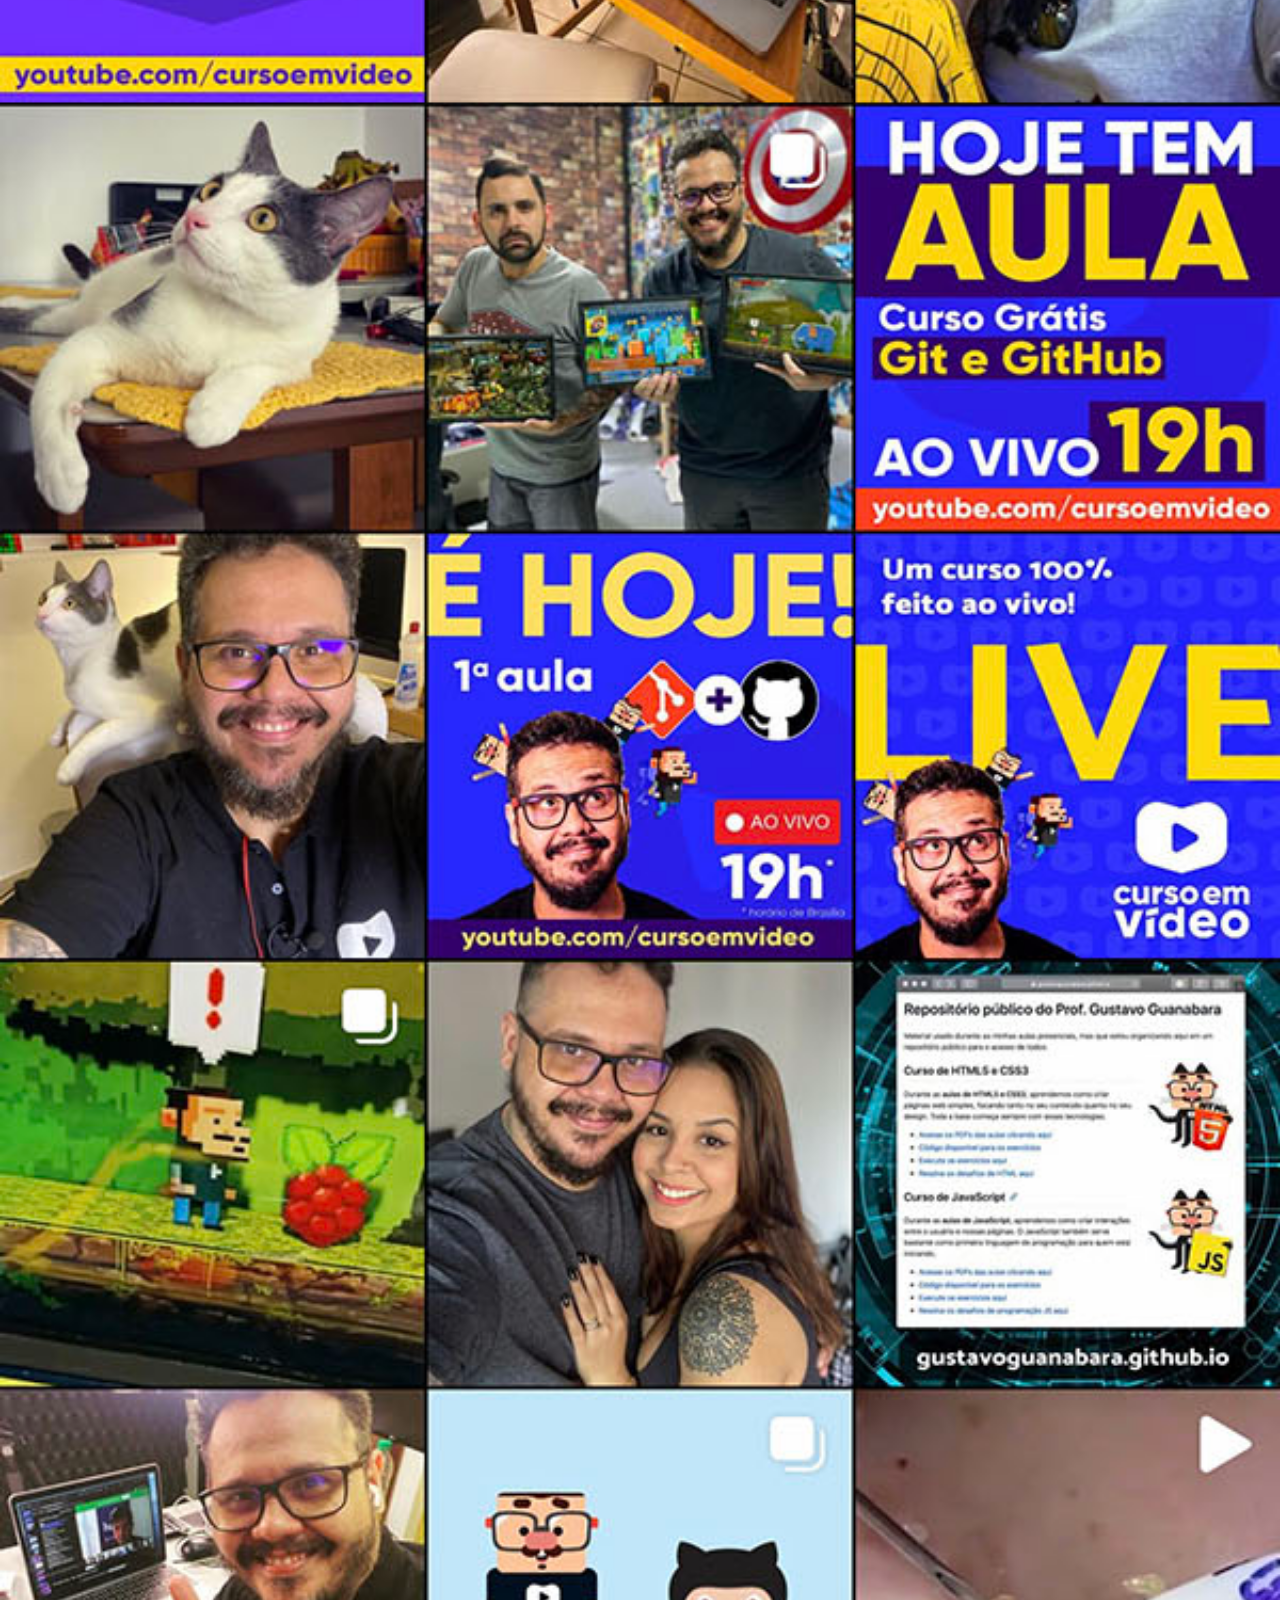
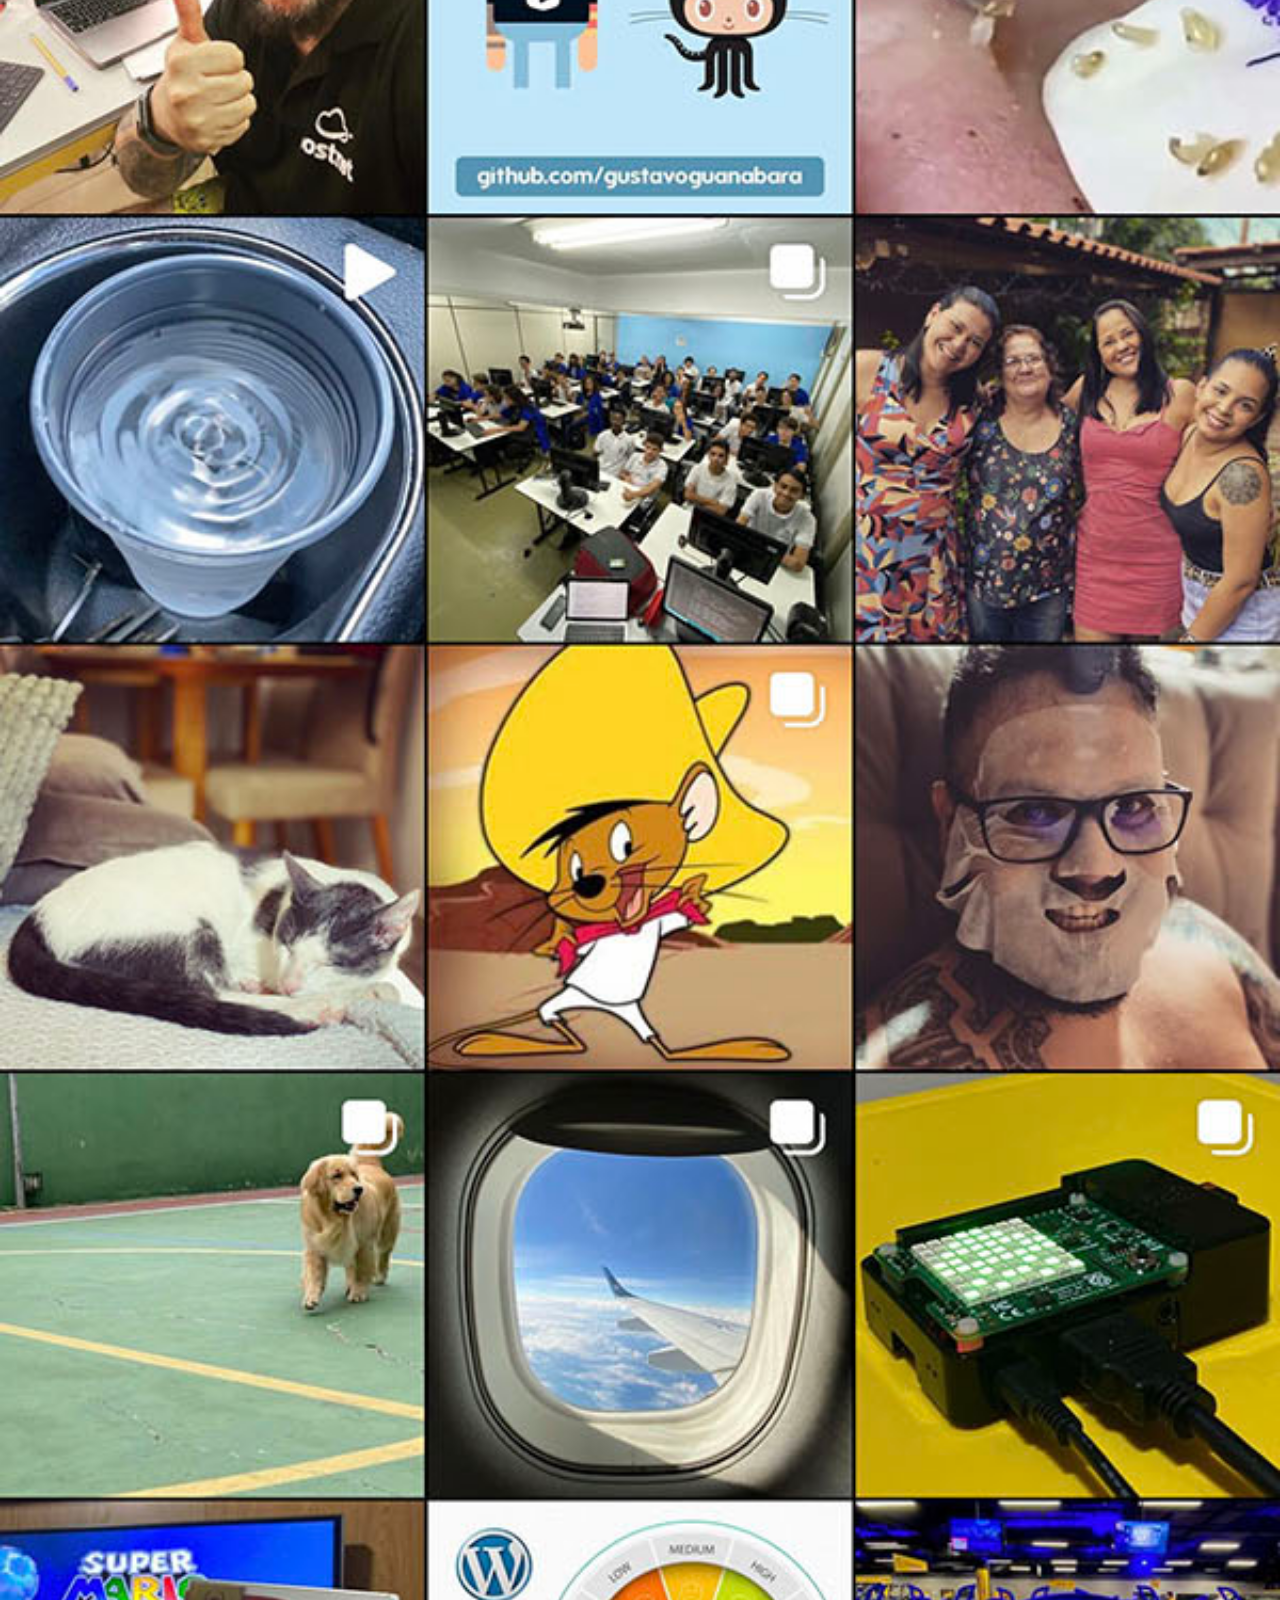
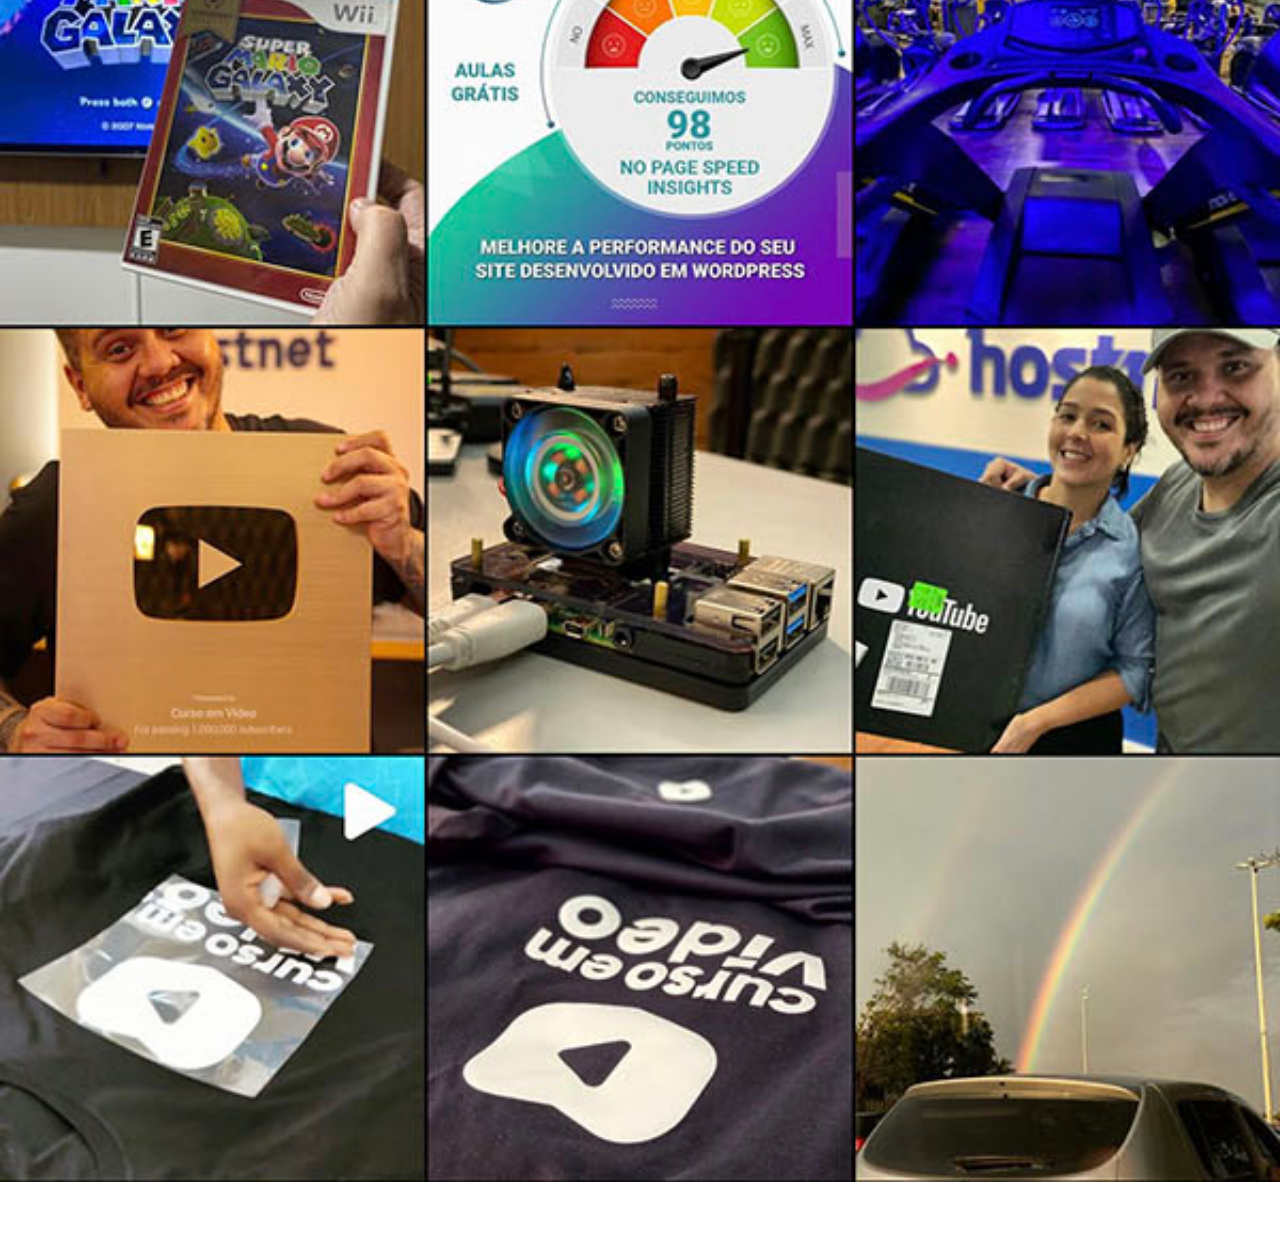
<file: instagram.html>
<!DOCTYPE html>
<html lang="pt-br">
<head>
    <meta charset="UTF-8">
    <meta name="viewport" content="width=device-width, initial-scale=1.0">
    <title>Instagram</title>
     <link rel="stylesheet" href="estilos/social.css">
</head>
<body>
    <img src="imagens/tela-instagram.jpg" alt="Instagram">
    <a href="https://www.instagram.com/gustavoguanabara" target="blank">ACESSE</a>
</body>
</html>
</file>
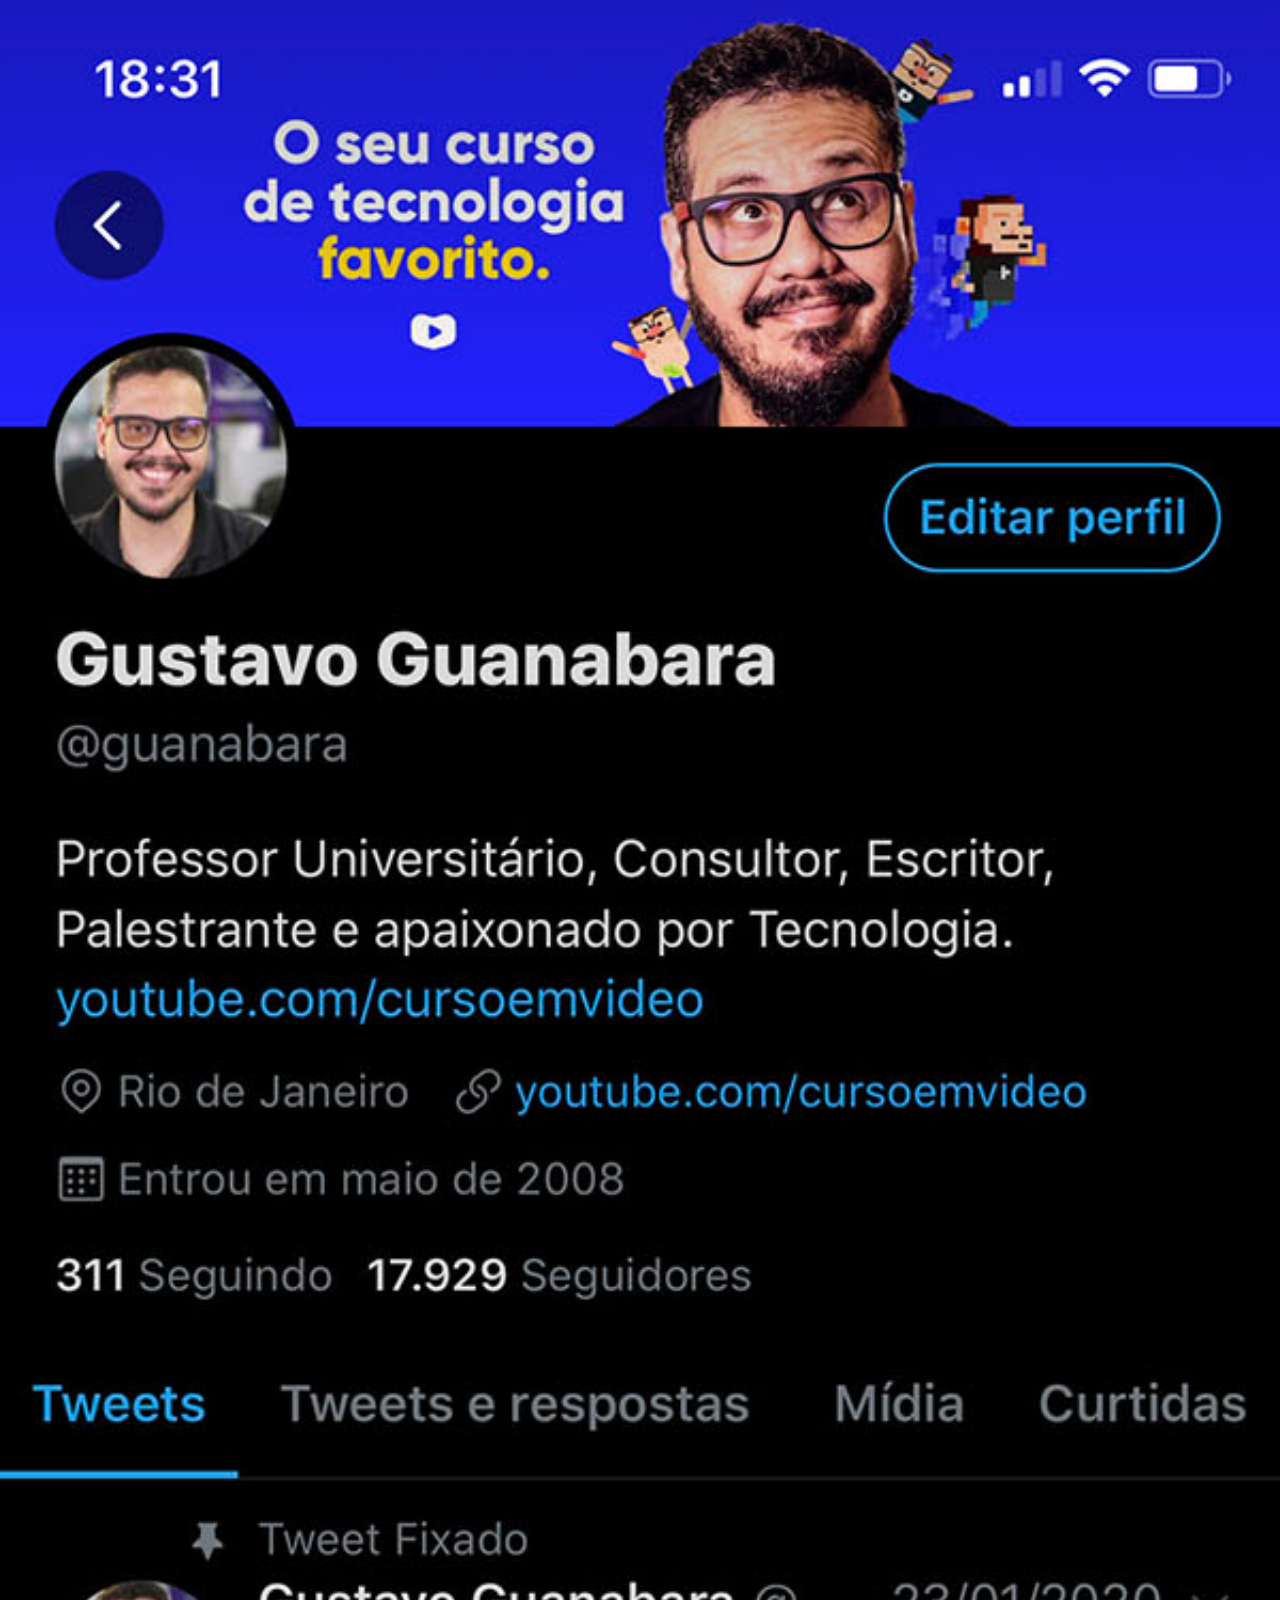
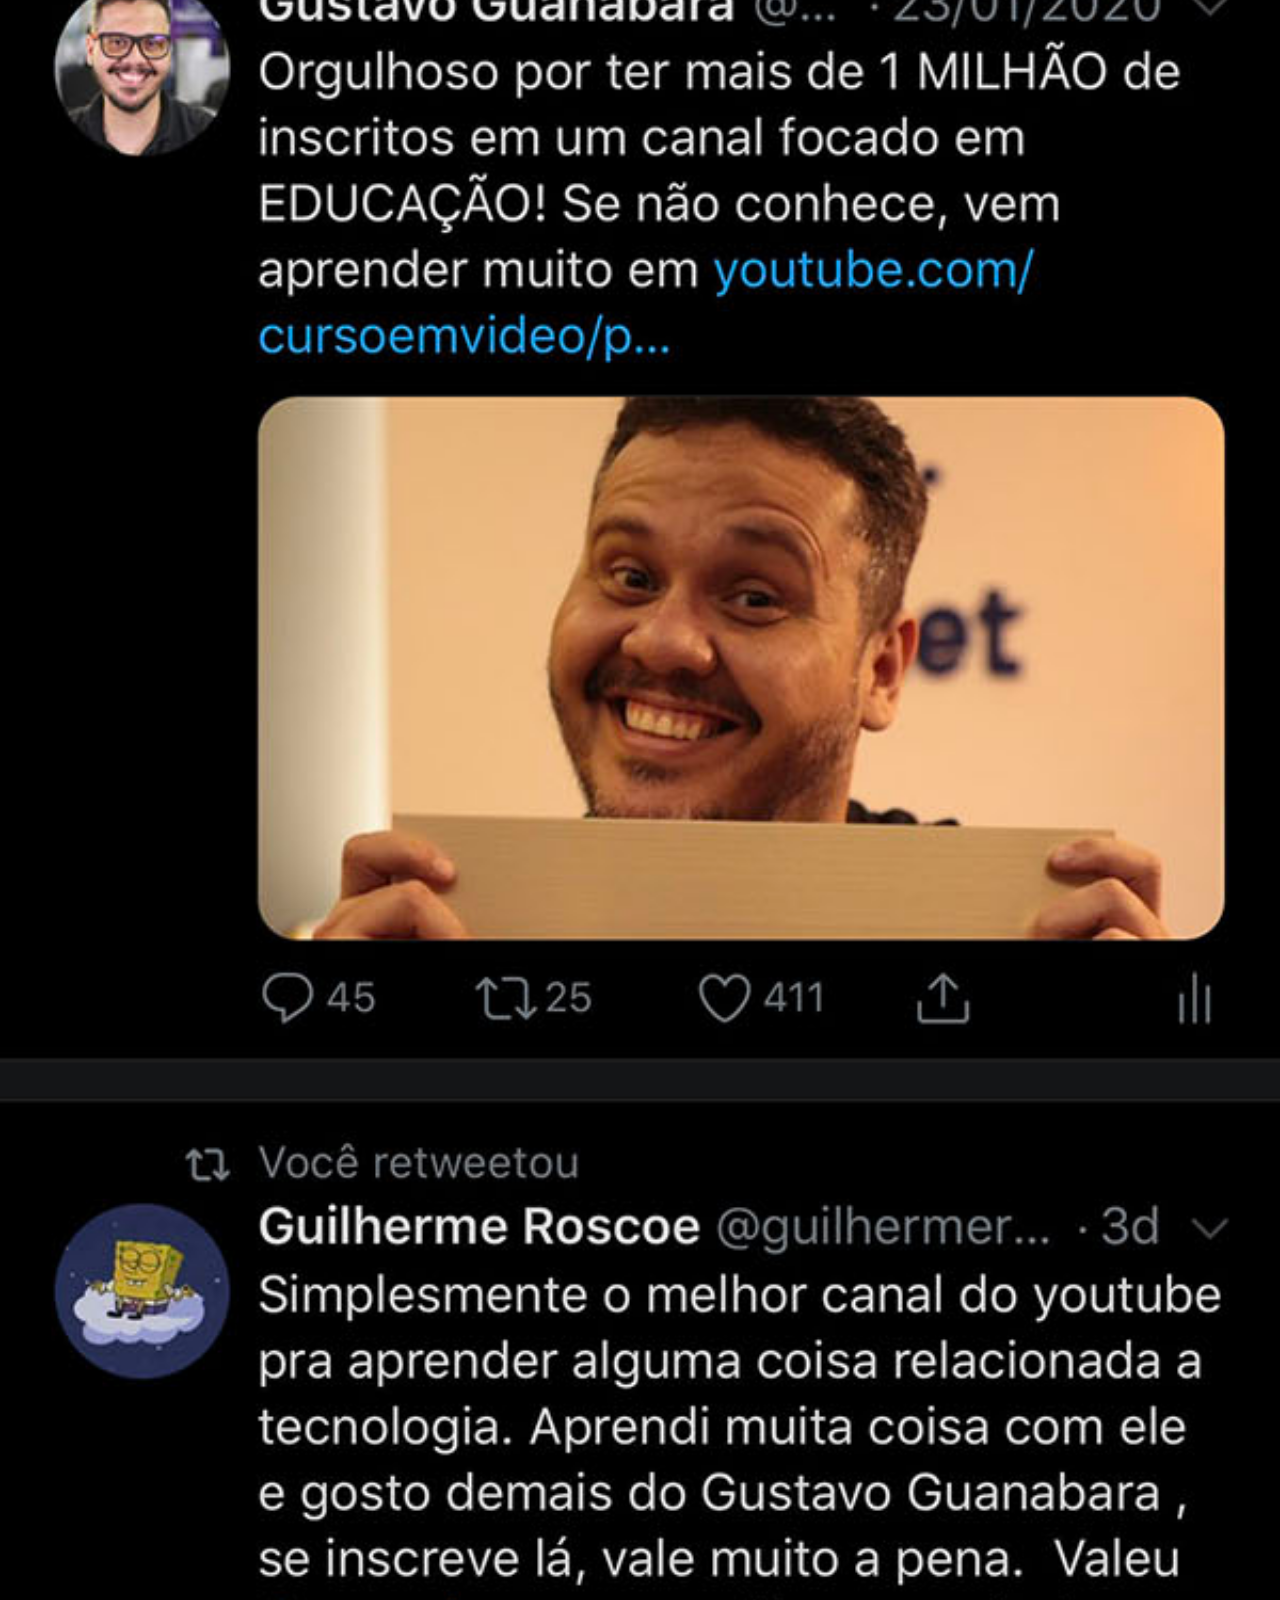
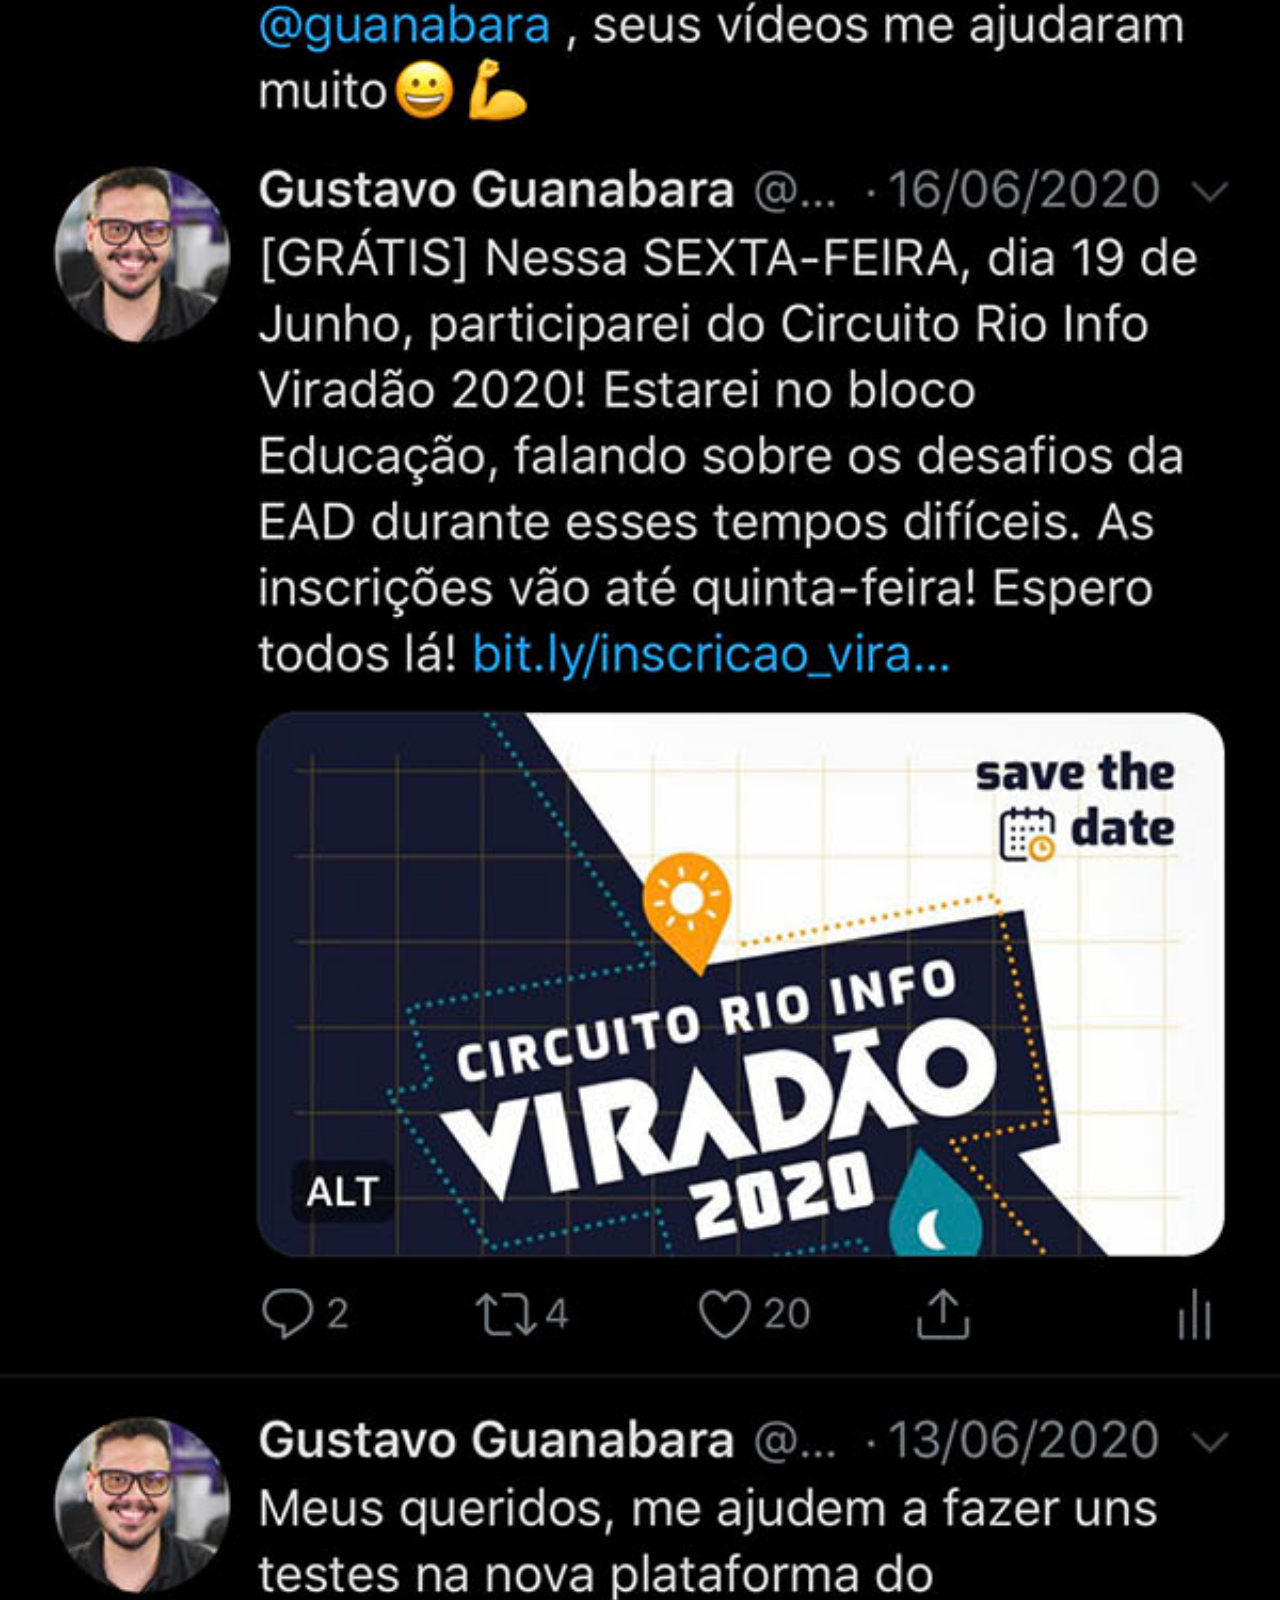
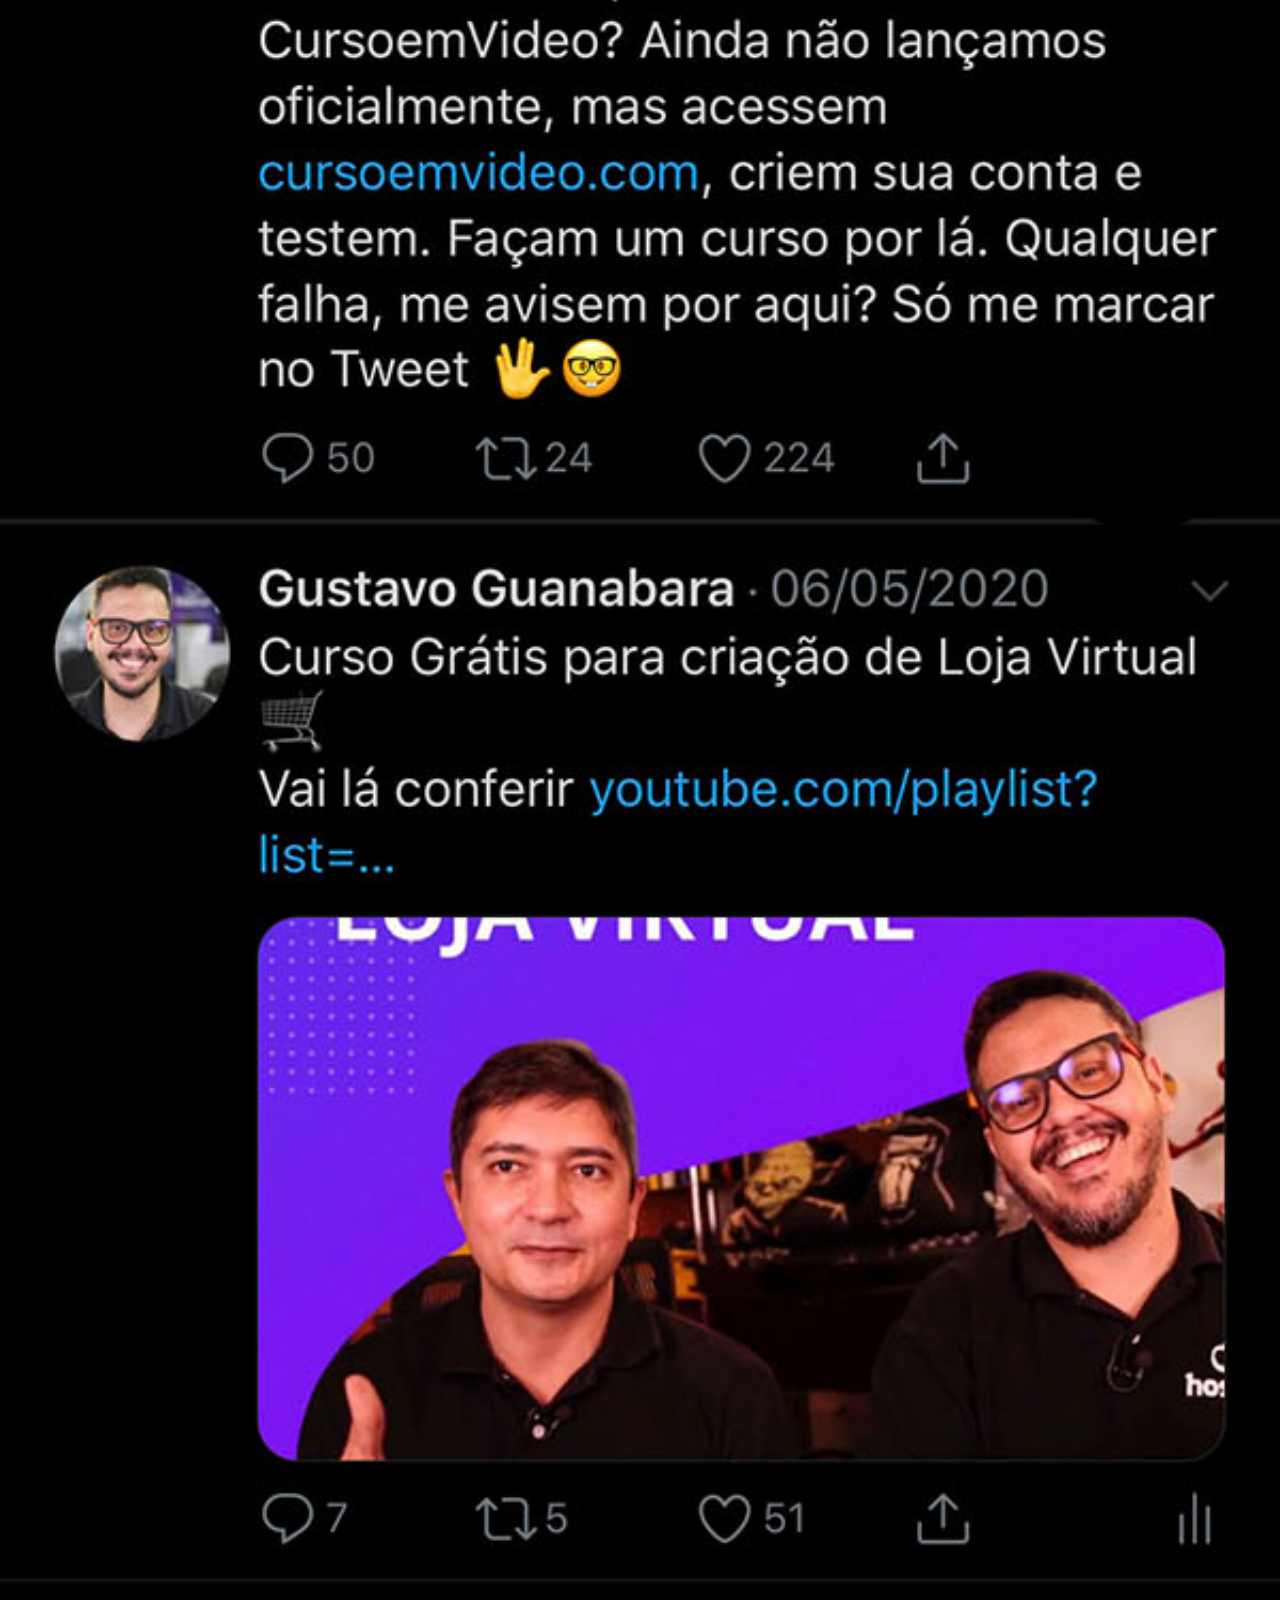
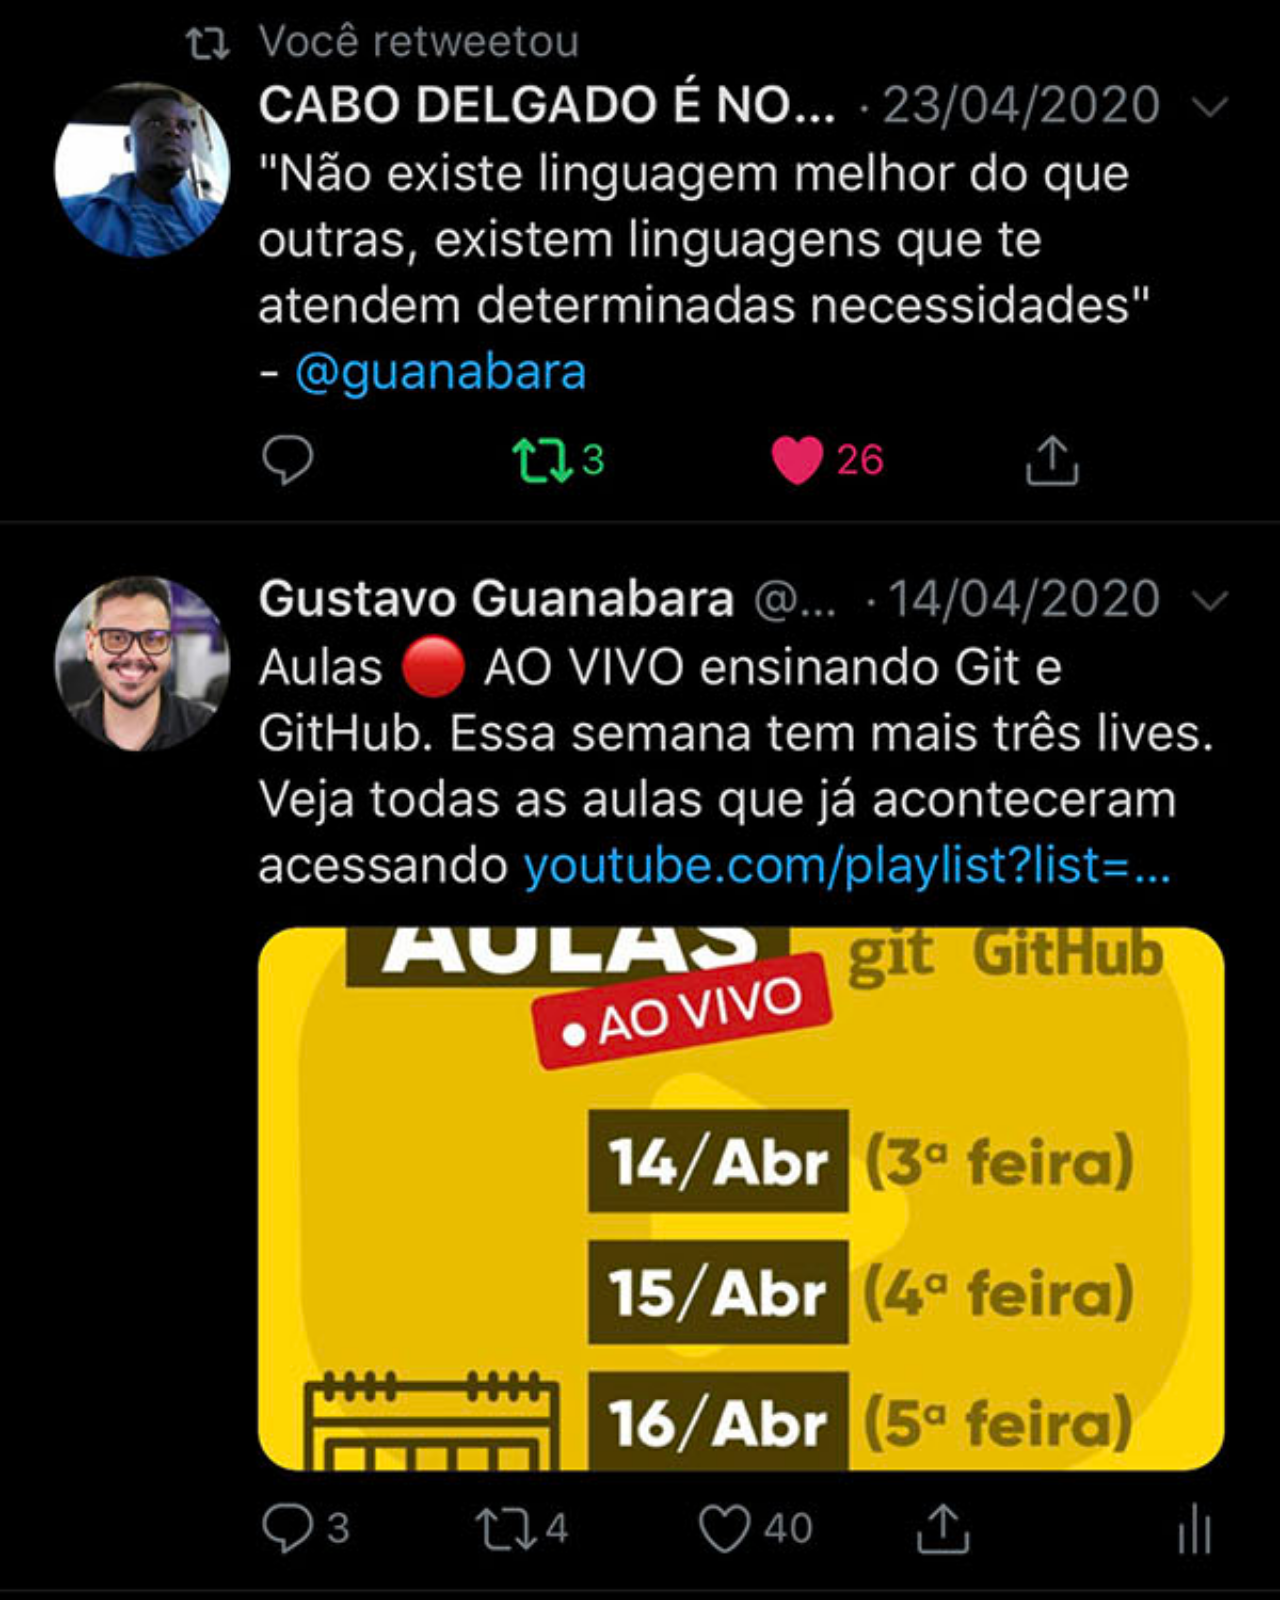
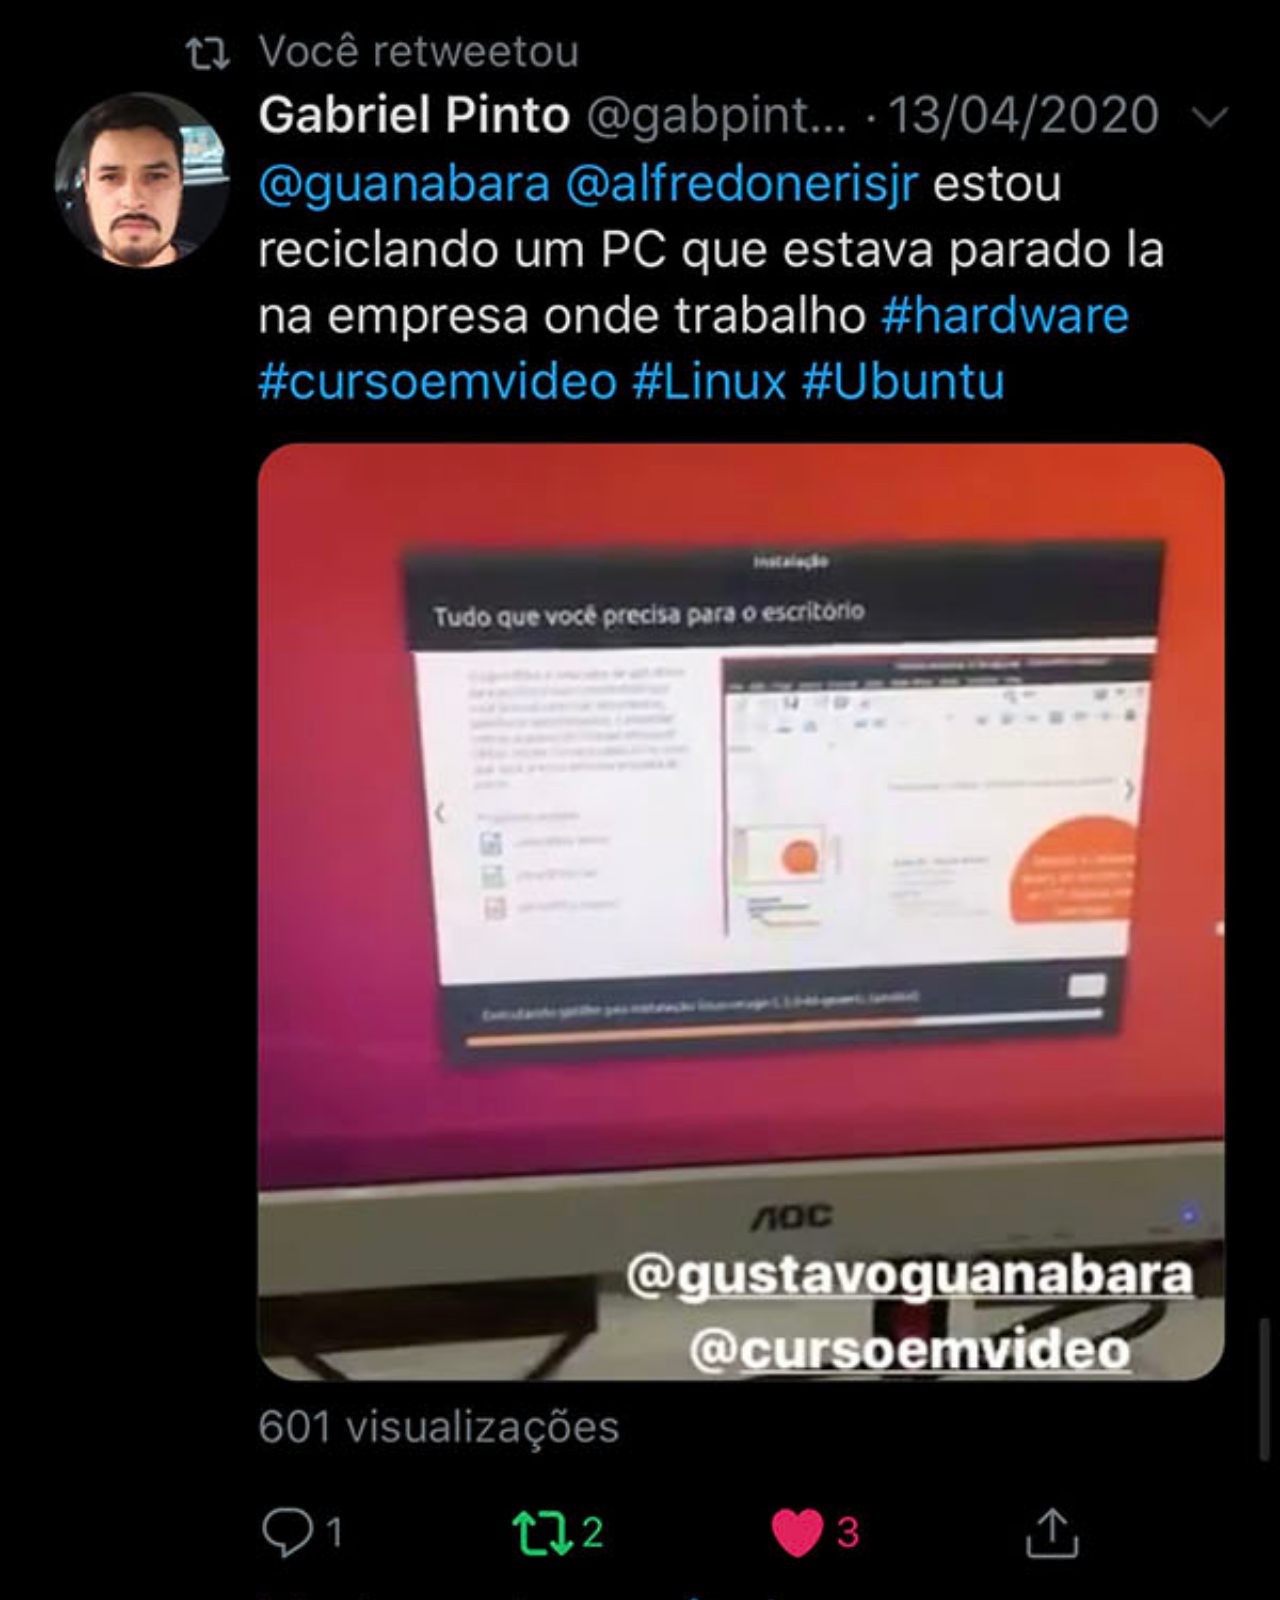
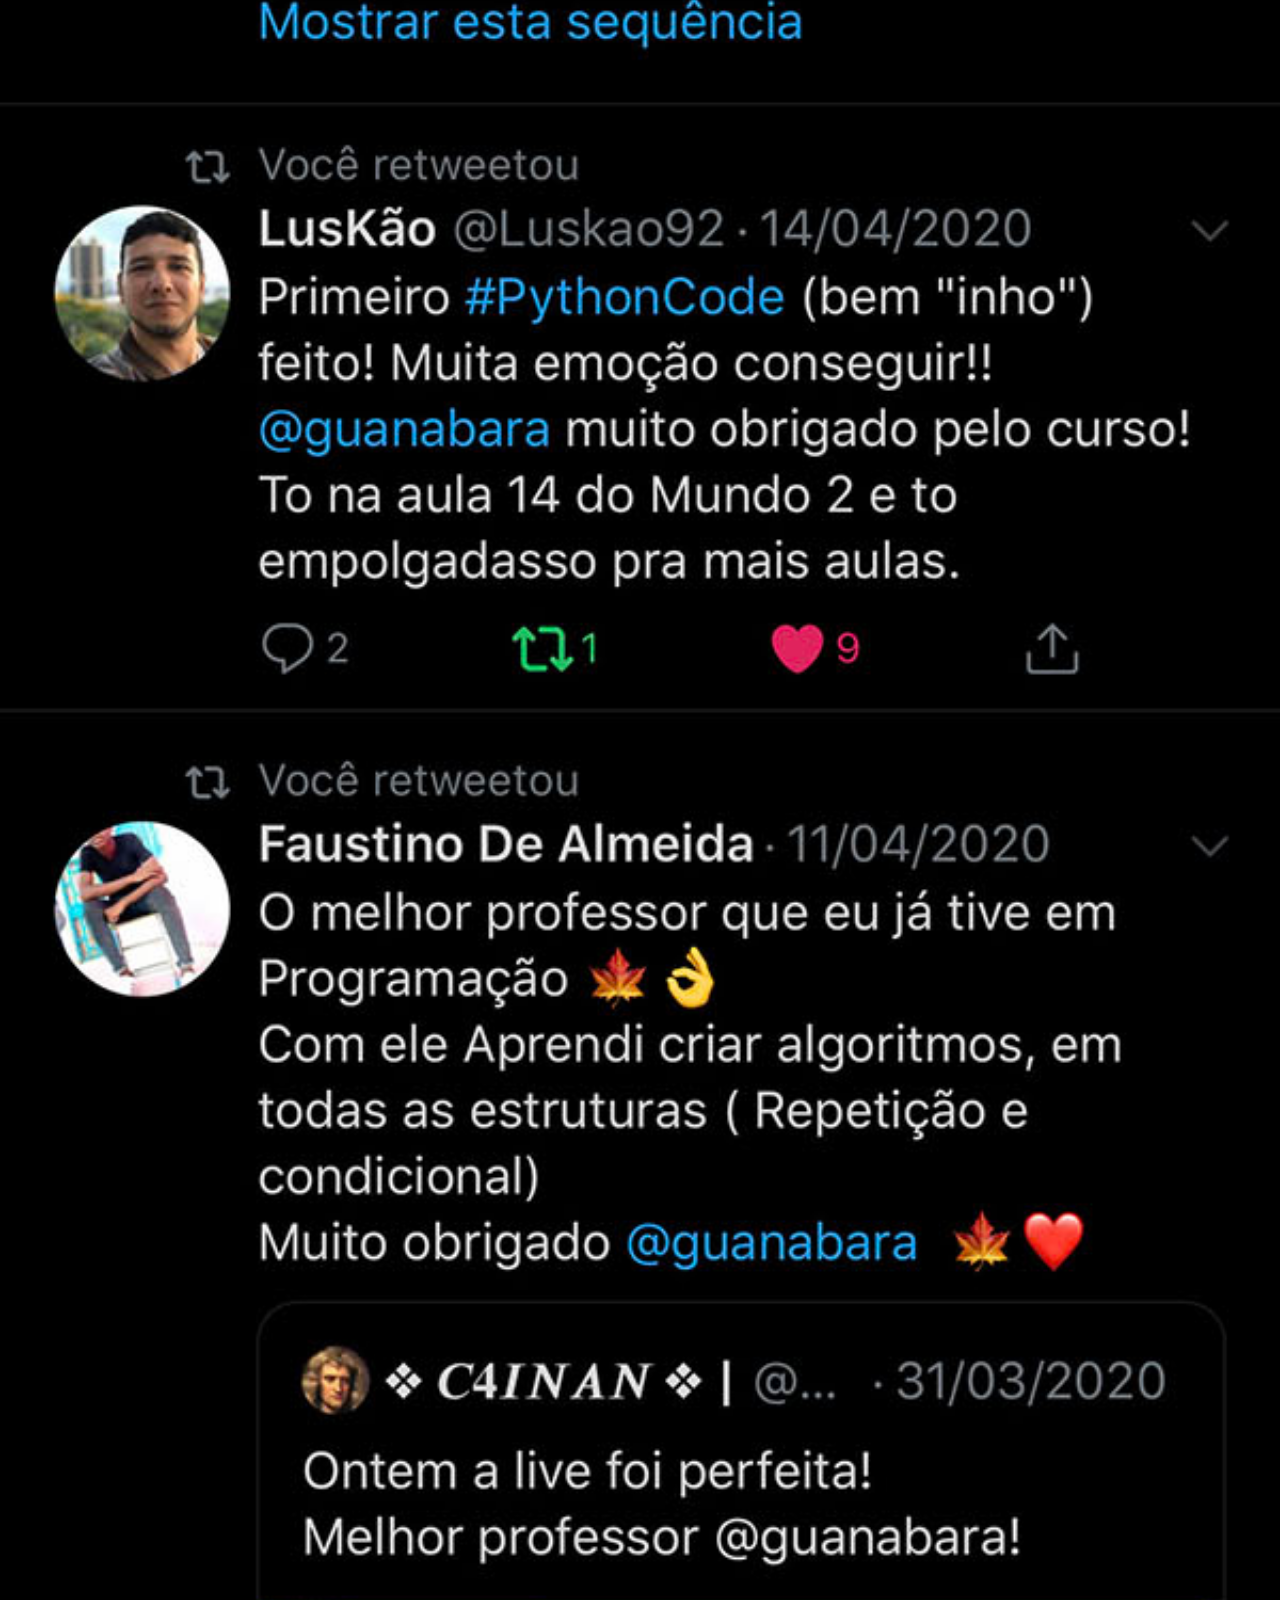
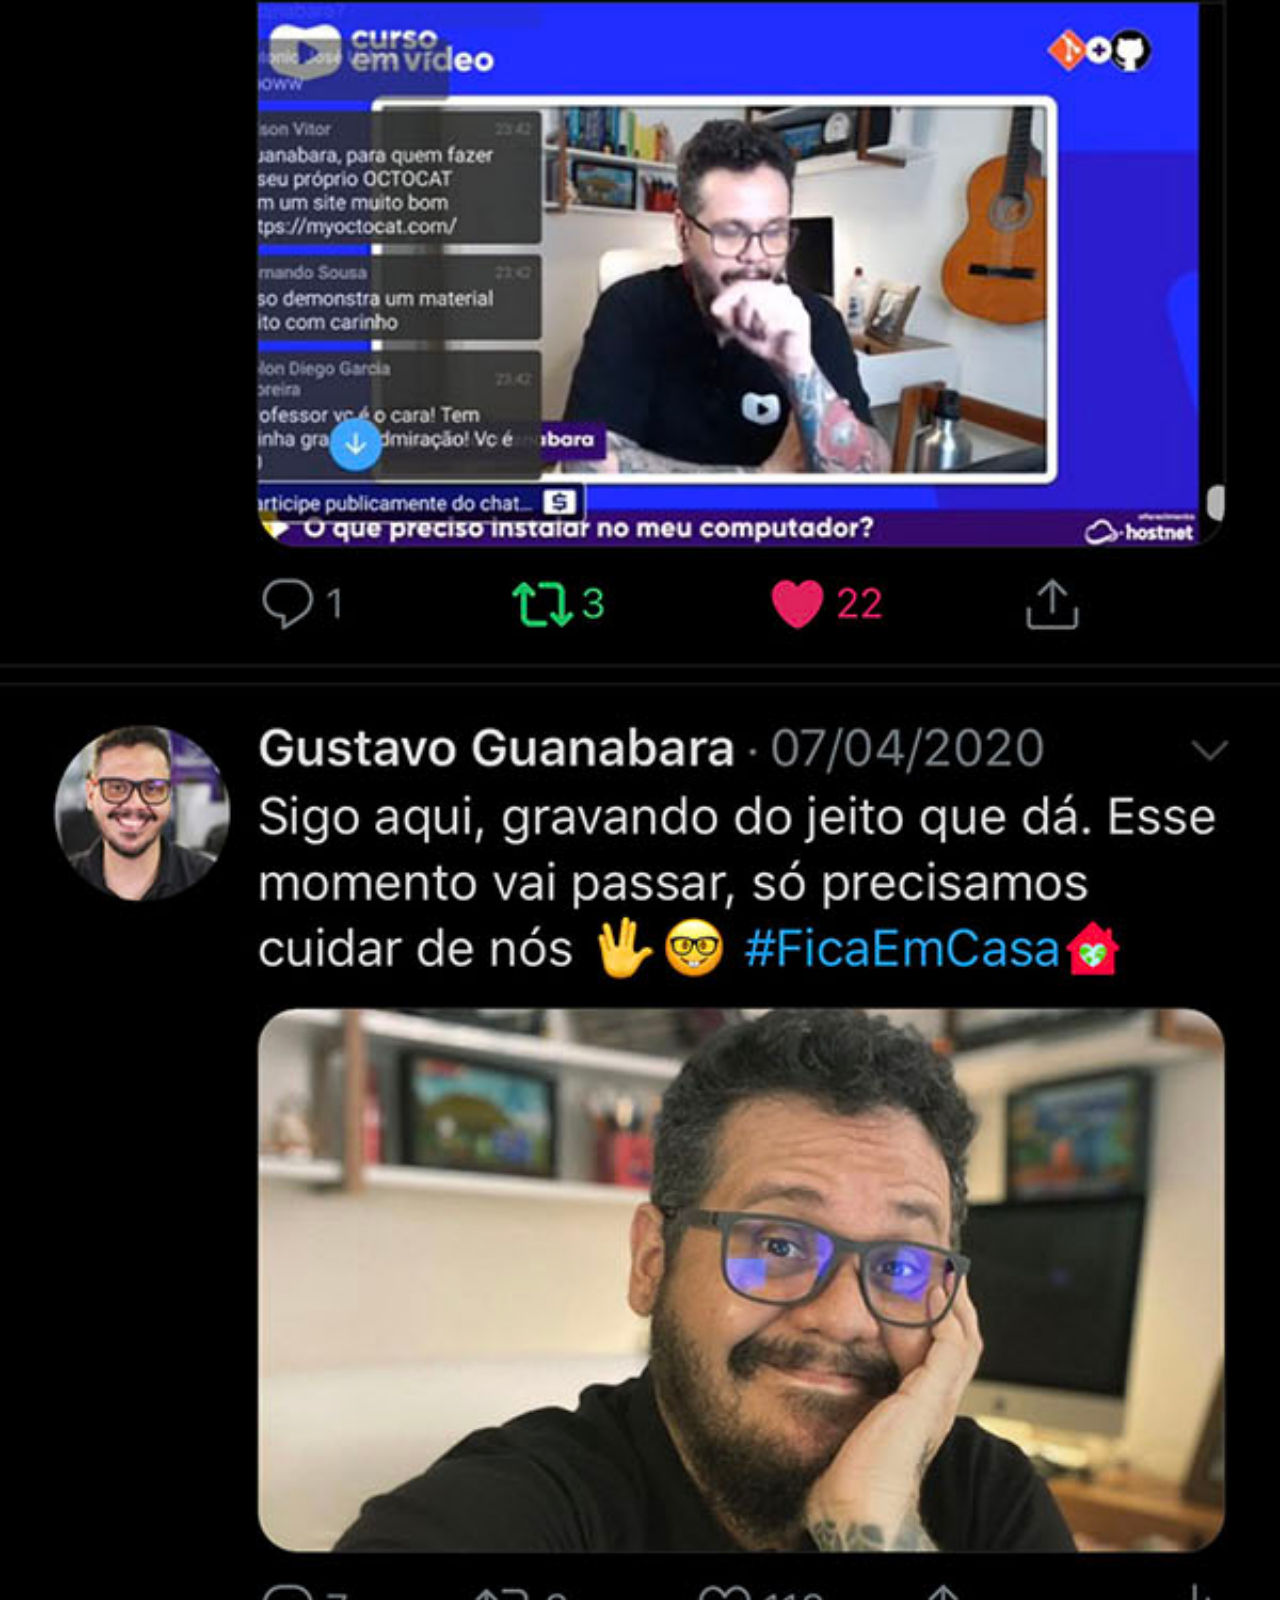
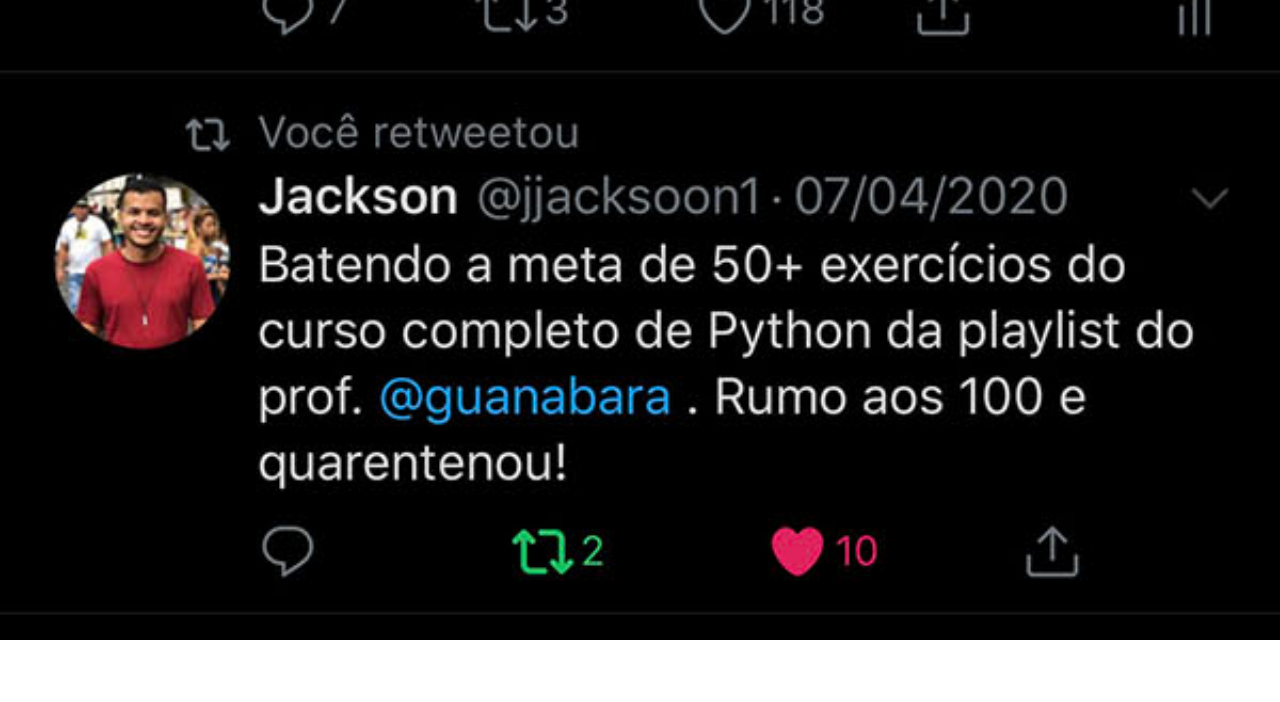
<file: twitter.html>
<!DOCTYPE html>
<html lang="pt-br">
<head>
    <meta charset="UTF-8">
    <meta name="viewport" content="width=device-width, initial-scale=1.0">
    <title>Twitter</title>
    <link rel="stylesheet" href="estilos/social.css">
</head>
<body>
    <img src="imagens/tela-twitter.jpg" alt="Twitter">
    <a href="https://x.com/@guanabara">ACESSE</a>
</body>
</html>
</file>
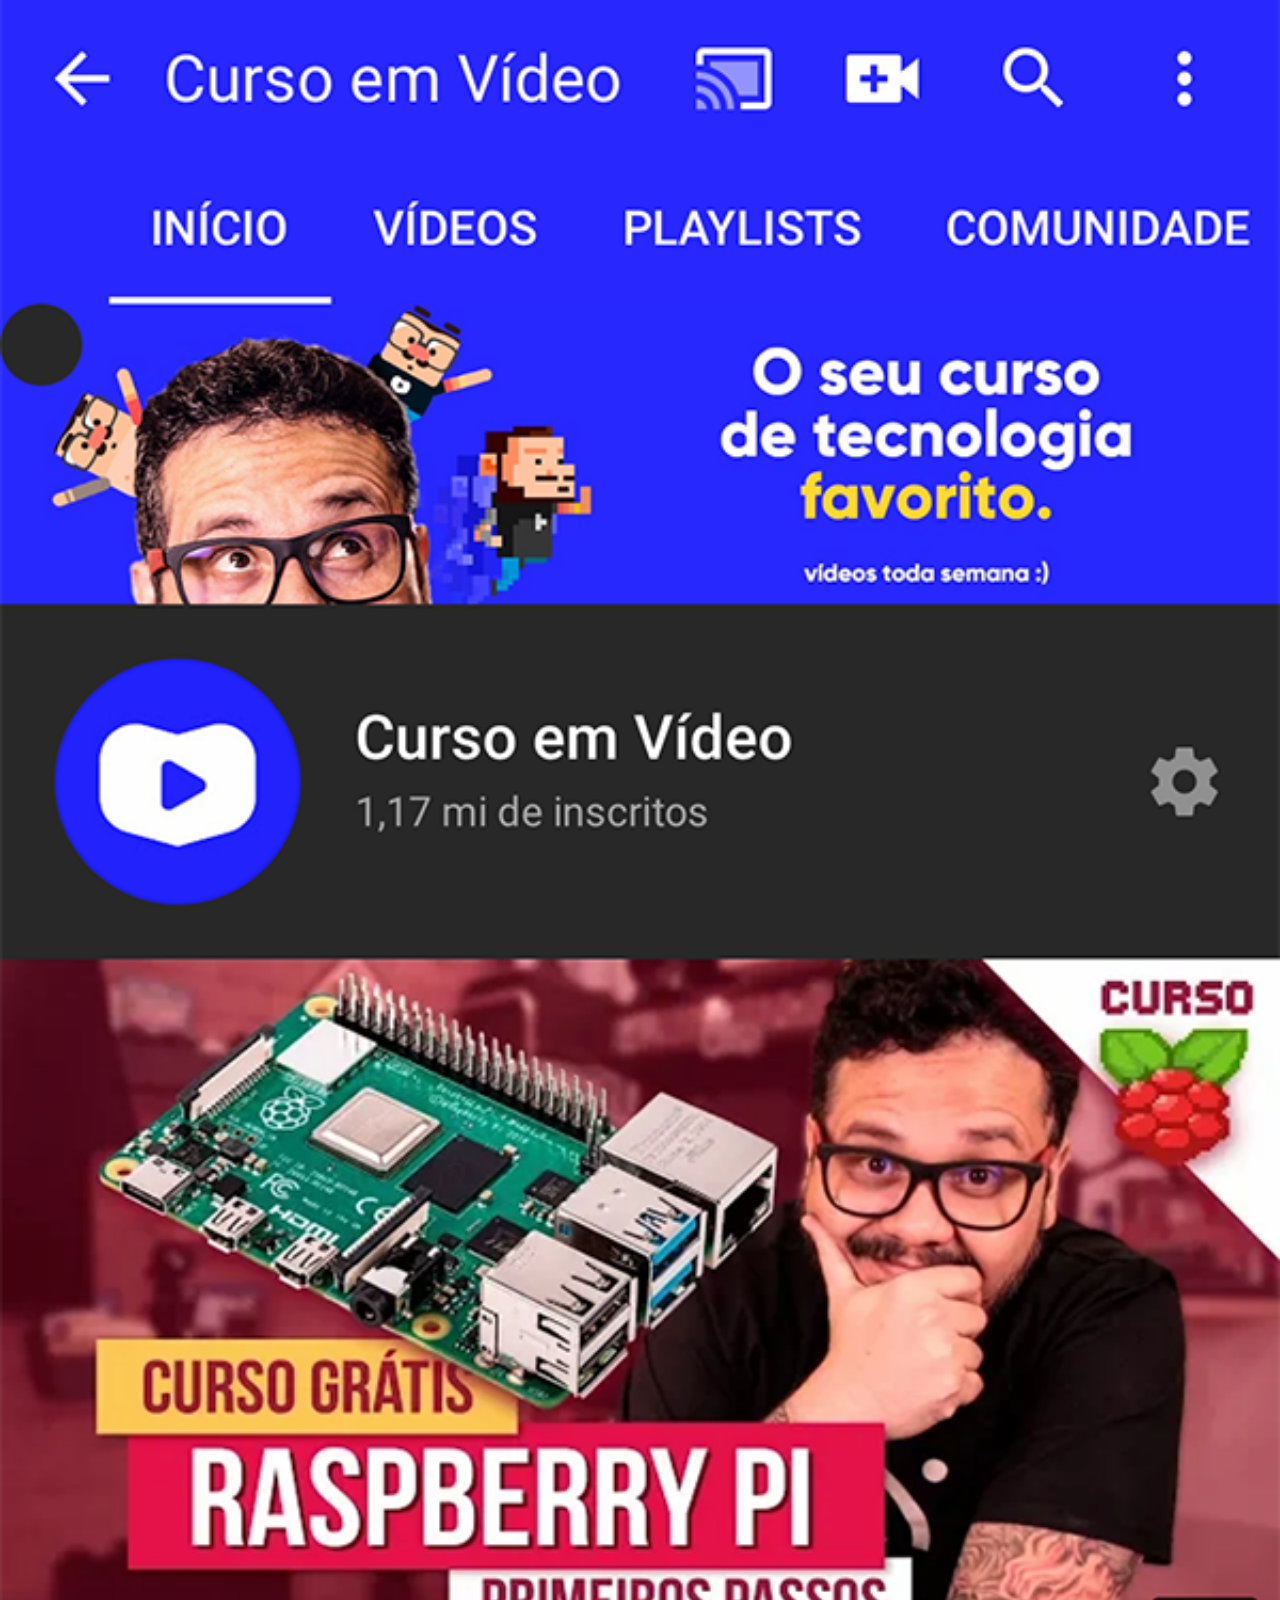
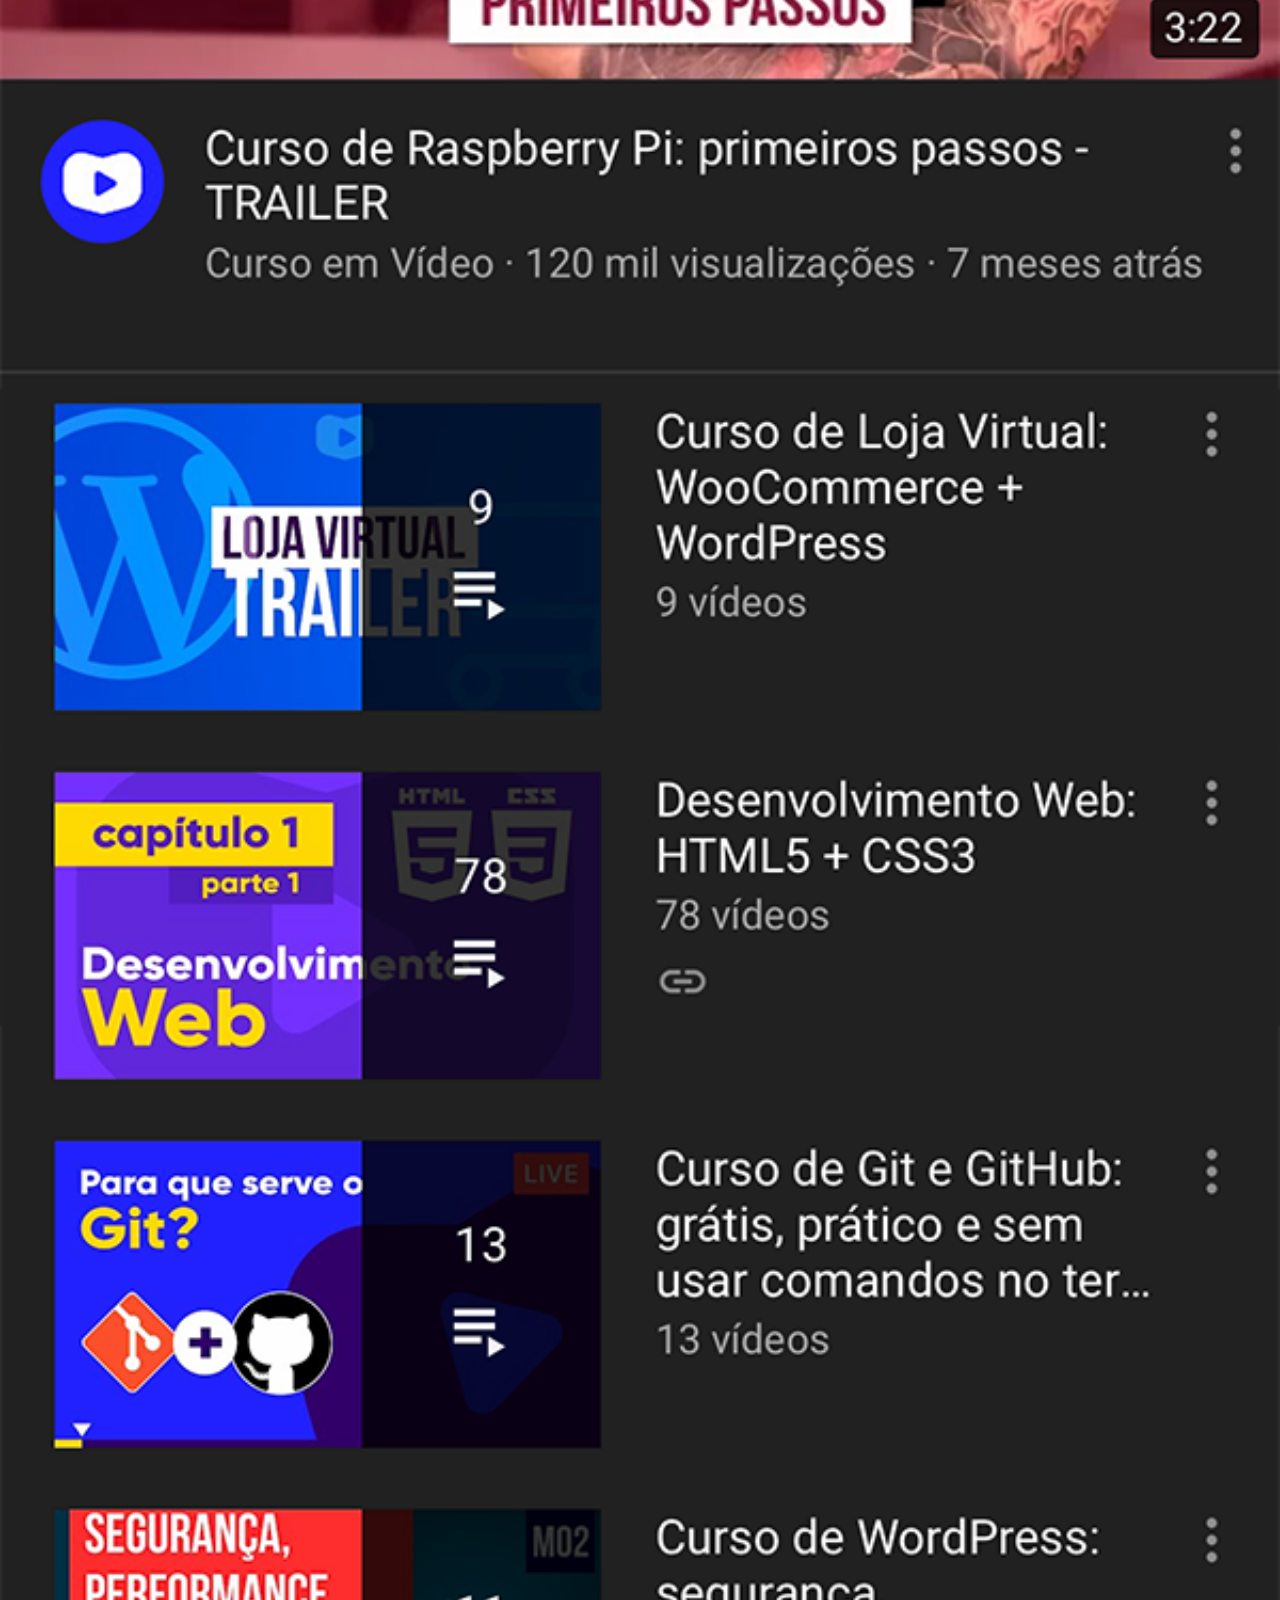
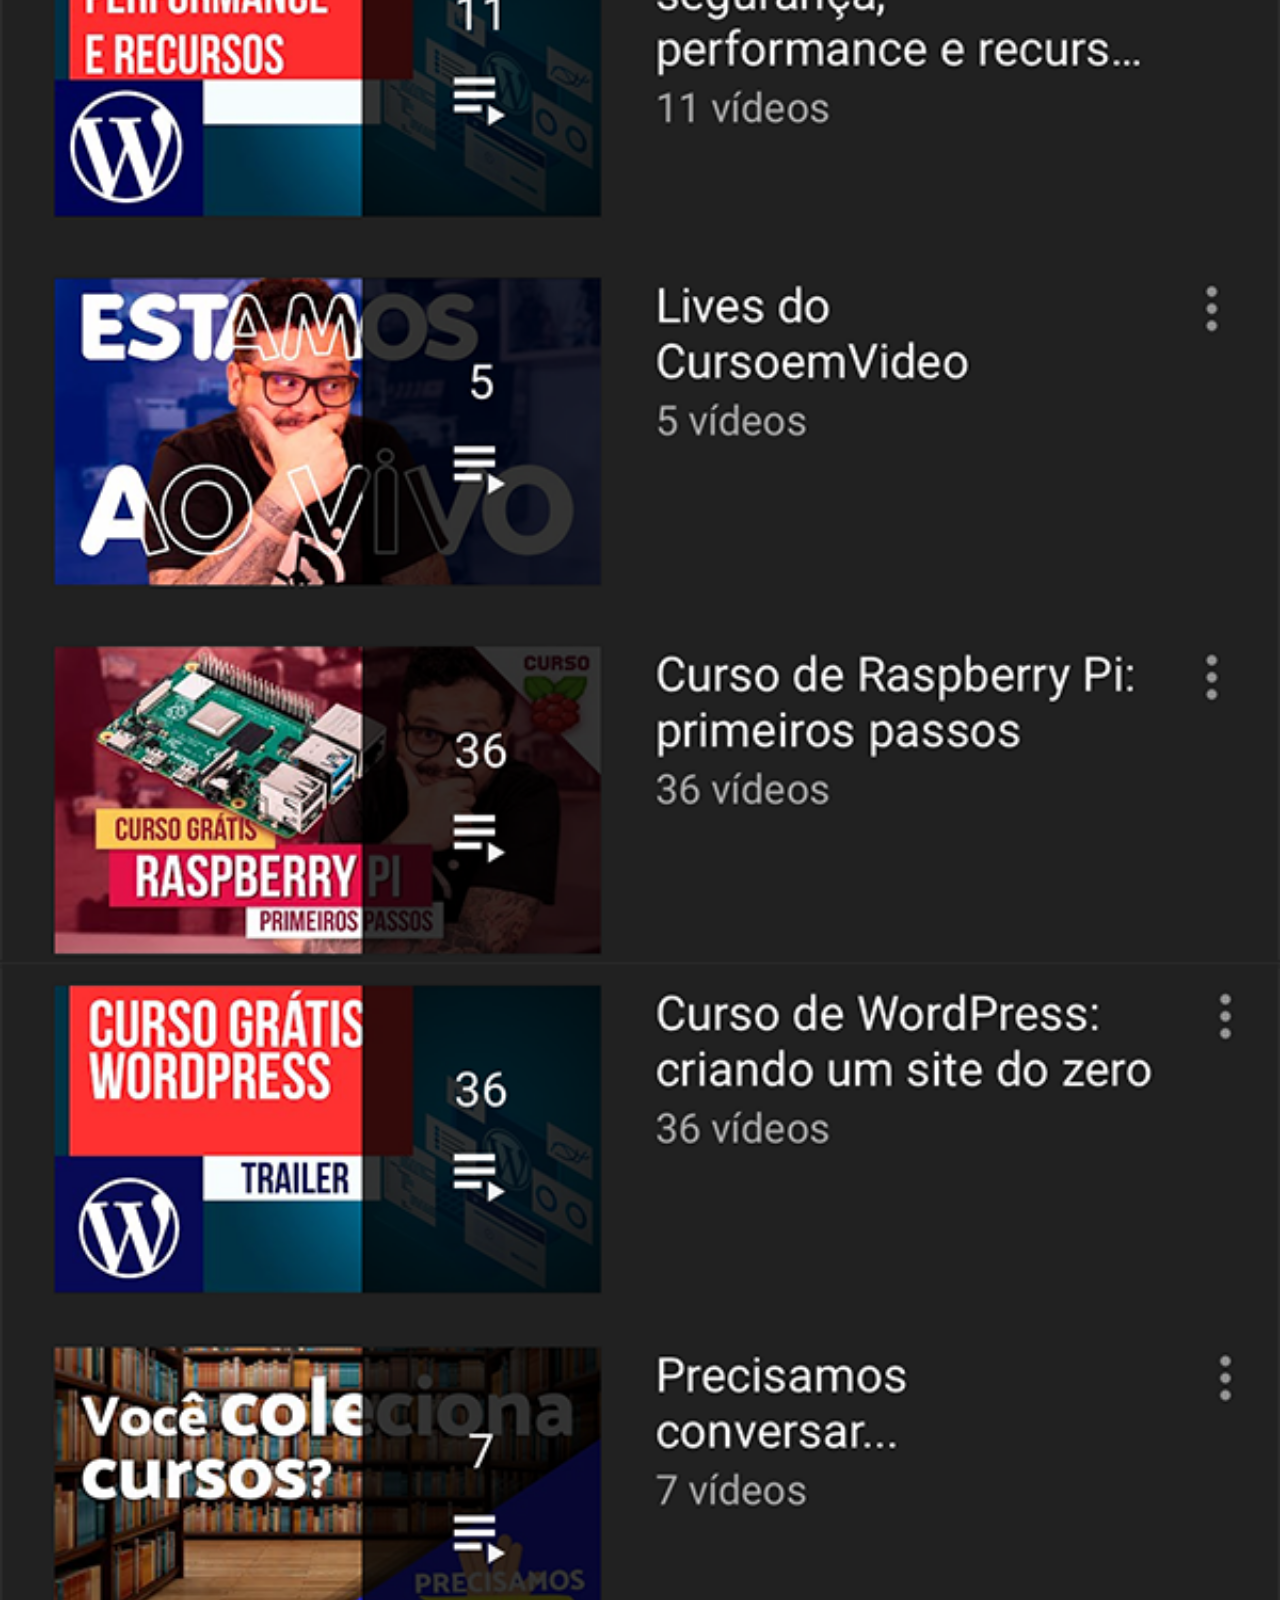
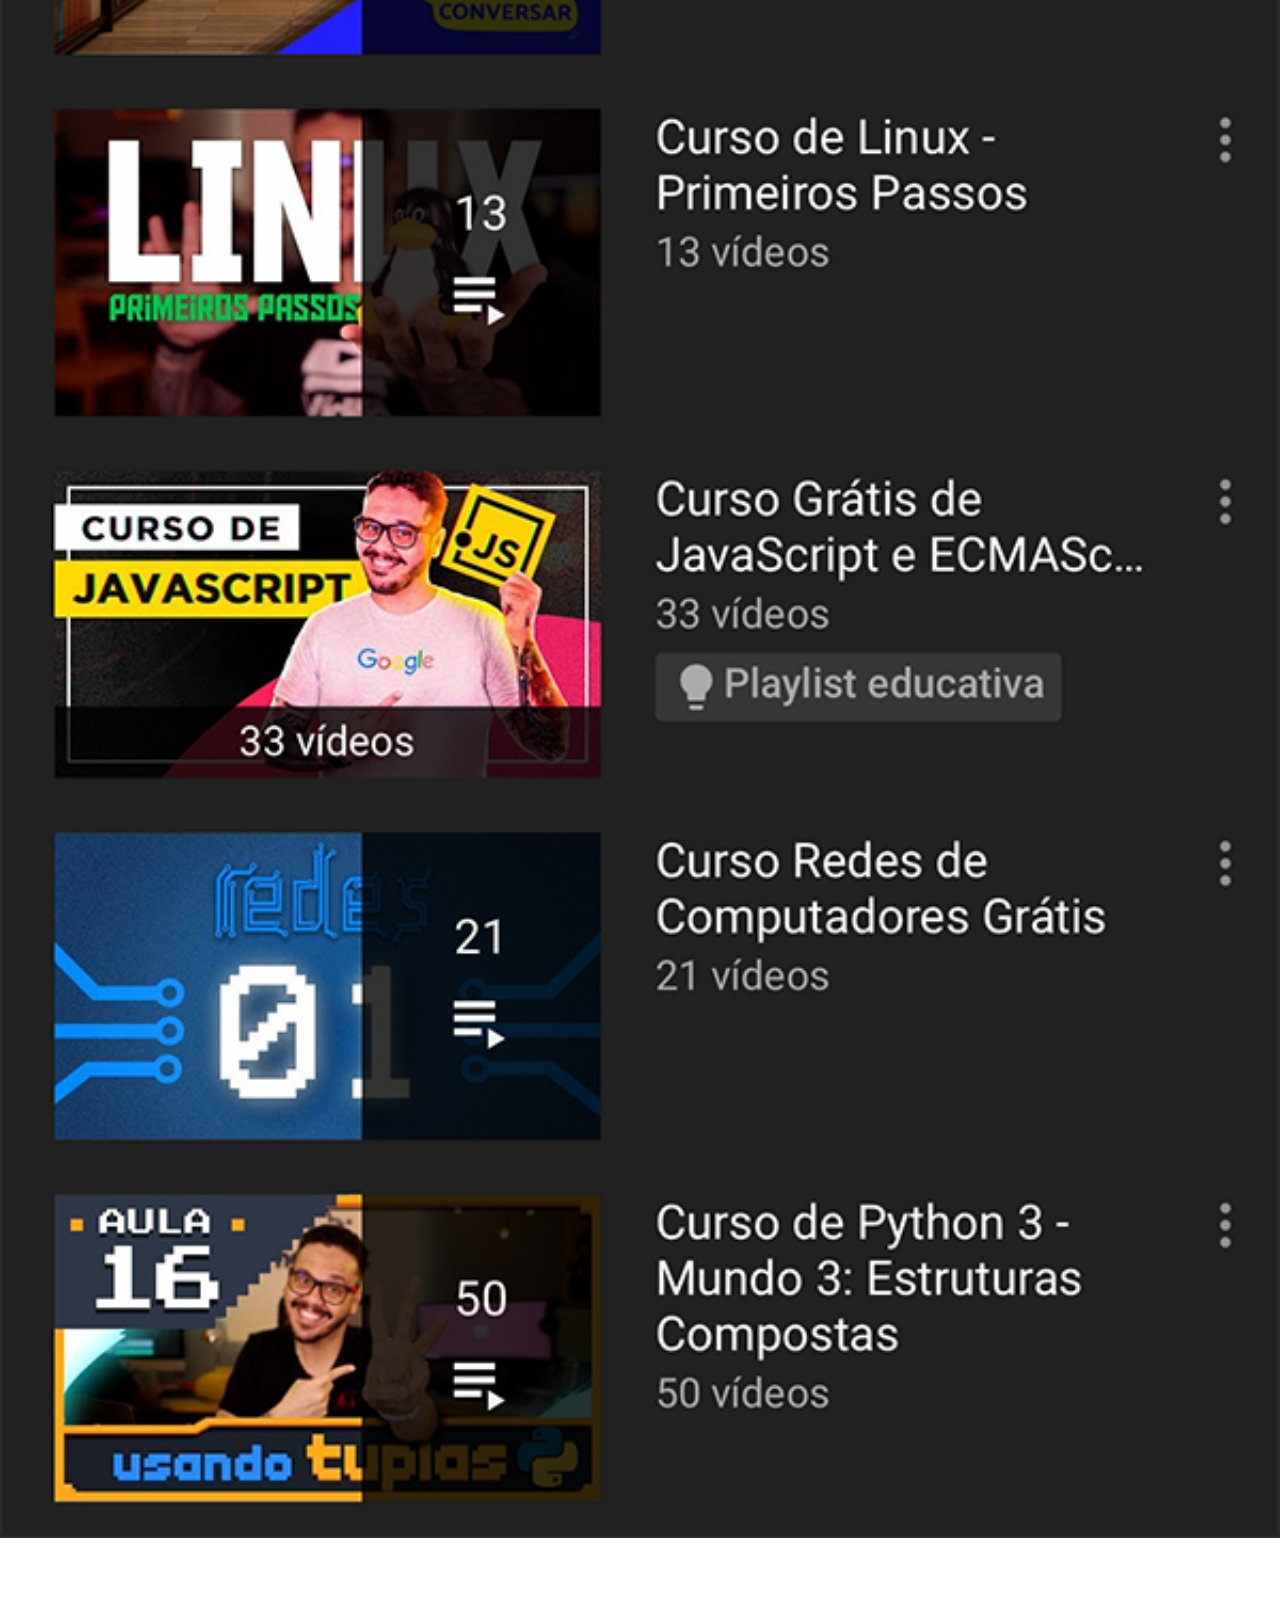
<file: youtube.html>
<!DOCTYPE html>
<html lang="PT-BR">
<head>
    <meta charset="UTF-8">
    <meta name="viewport" content="width=device-width, initial-scale=1.0">
    <title>Youtube</title>
    <link rel="stylesheet" href="estilos/social.css">
</head>
<body>
    <img src="imagens/tela-youtube.png" alt="Youtube">
    <a href="https://www.youtube.com/c/CursoemV%C3%ADdeo/playlists" target="_blank">ACESSE</a>
</body>
</html>
</file>
<file: estilos/style.css>
@charset "UTF-8";

*{
    margin: 0px;
    padding: 0px;
    font-family: Arial, Helvetica, sans-serif;
}

html, body {
    height: 100vh;
    width: 100vw;
    background-color: black;
}

main {
    height: 100vh;
    position: relative;
}

body {
    background: url('../imagens/fundo-madeira.jpg') no-repeat top center;
    background-size: cover;
    background-attachment: fixed;
}
section#telefone {
    position: absolute;
    top: 50%;
    left:50%;
    transform: translate(-50%, -50%);
    background: url('../imagens/frame-iphone.png') no-repeat;

    height: 627px;
    width: 311px;
   
}
</file>
<file: estilos/social.css>
@charset "UTF-8";
    
    * {
            margin: 0px;
            padding: 0px;
            font-family: Arial, Helvetica, sans-serif;
        }
        img {
            width: 100vw;
    }
    ::-webkit-scrollbar {
            width: 0px;
            height: 0px;
    }
     a {
            display: block;
            background-color: arkred;
            padding: 20px;
            text-align: center;
            font-weight: bolder;
            text-decoration: none;
            color: white;
    }
    a:hover {
        background-color: red;
    }
</file>
